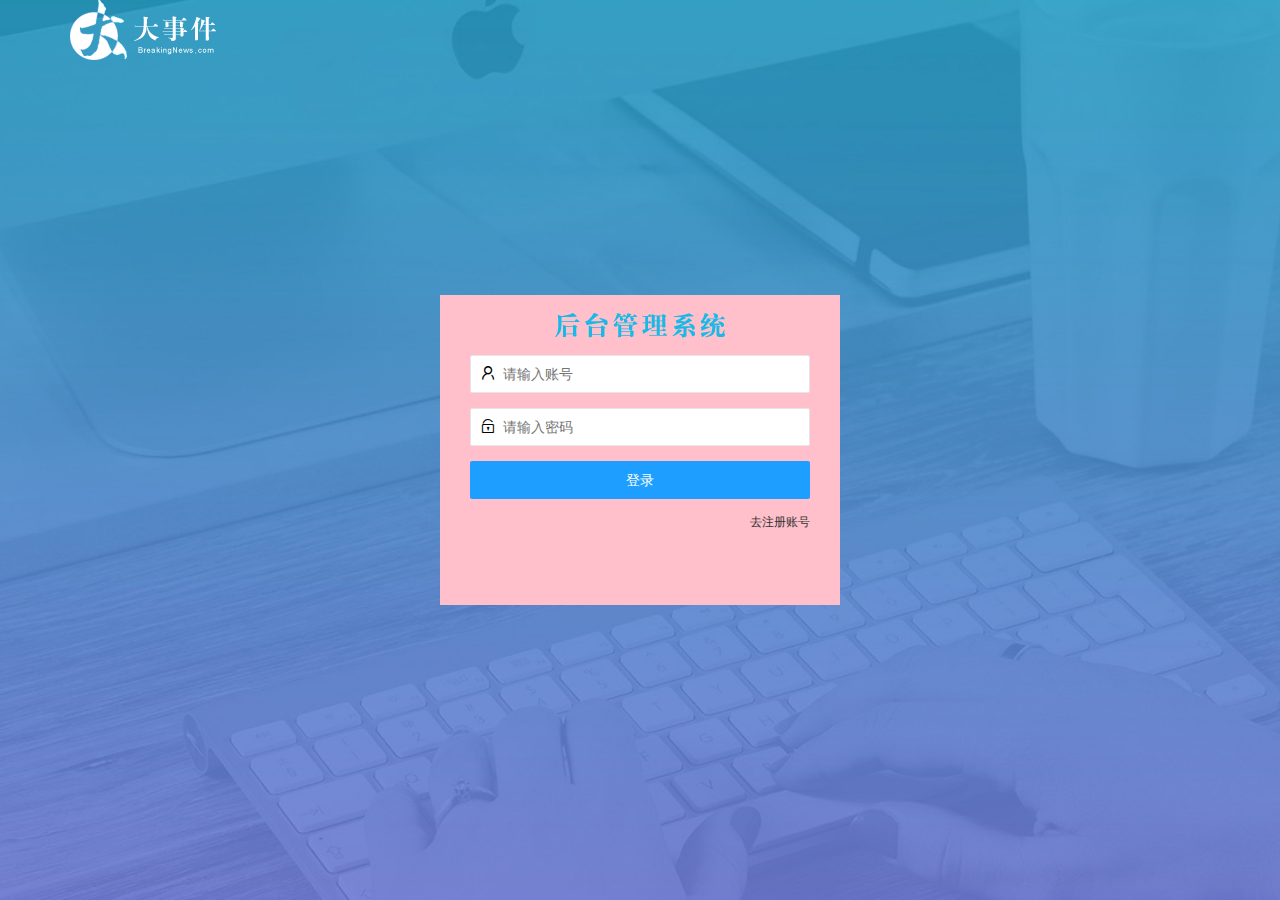
<file: login.html>
<!DOCTYPE html>
<html lang="en">

<head>
    <meta charset="UTF-8">
    <meta http-equiv="X-UA-Compatible" content="IE=edge">
    <meta name="viewport" content="width=device-width, initial-scale=1.0">
    <title>Document</title>
    <link rel="stylesheet" href="./assets/lib/layui/css/layui.css">
    <link rel="stylesheet" href="./assets/css/login.css">

    <body>
        <div class="layui-main">
            <img src="./assets/images/logo.png" alt="">
        </div>

        <!-- 登录注册区域 -->
        <div class="loginAndRegister">
            <div class="title-box"></div>
            <div class="login-box">
                <form class="layui-form" action="" id="form_login">
                    <!-- 用户名 -->
                    <div class="layui-form-item">
                        <i class="layui-icon layui-icon-username"></i>
                        <input type="text" name="username" required lay-verify="required" placeholder="请输入账号" autocomplete="off" class="layui-input">
                    </div>
                    <!-- 密码 -->
                    <div class="layui-form-item">
                        <i class="layui-icon layui-icon-password"></i>
                        <input type="password" name="password" required lay-verify="required|pwd" placeholder="请输入密码" autocomplete="off" class="layui-input">
                    </div>
                    <!-- 登录按钮 -->
                    <div class="layui-form-item">
                        <button class="layui-btn layui-btn-fluid layui-btn-normal" lay-submit lay-filter="formDemo">登录</button>
                    </div>
                    <div class="layui-form-item links">
                        <a href="javascript:;" id="link_reg">去注册账号</a>
                    </div>
                </form>

            </div>
            <div class="reg-box">
                <form class="layui-form" action="" id="form_reg">
                    <!-- 用户名 -->
                    <div class="layui-form-item">
                        <i class="layui-icon layui-icon-username"></i>
                        <input type="text" name="username" required lay-verify="required" placeholder="请输入账号" autocomplete="off" class="layui-input">
                    </div>
                    <!-- 密码 -->
                    <div class="layui-form-item">
                        <i class="layui-icon layui-icon-password"></i>
                        <input type="password" name="password" required lay-verify="required|pwd" placeholder="请输入密码" autocomplete="off" class="layui-input">
                    </div>
                    <!-- 确认密码 -->
                    <div class="layui-form-item">
                        <i class="layui-icon layui-icon-password"></i>
                        <input type="password" required lay-verify="required|pwd|cpwd" placeholder="请再次输入密码确认" autocomplete="off" class="layui-input">
                    </div>
                    <!-- 注册按钮 -->
                    <div class="layui-form-item">
                        <button class="layui-btn layui-btn-fluid layui-btn-normal" lay-submit lay-filter="formDemo">注册</button>
                    </div>
                    <div class="layui-form-item links">
                        <a href="javascript:;" id="link_login">去登陆账号</a>

                    </div>
                </form>

            </div>
        </div>
        <script src="./assets/lib/layui/layui.all.js"></script>
        <!-- 导入jquery -->
        <script src="./assets/lib/jquery.js"></script>
        <script src="./assets/js/baseAPI.js"></script>
        <!-- 导入自己的javascript脚本 -->
        <script src="./assets/js/login.js"></script>
    </body>

</html>
</file>
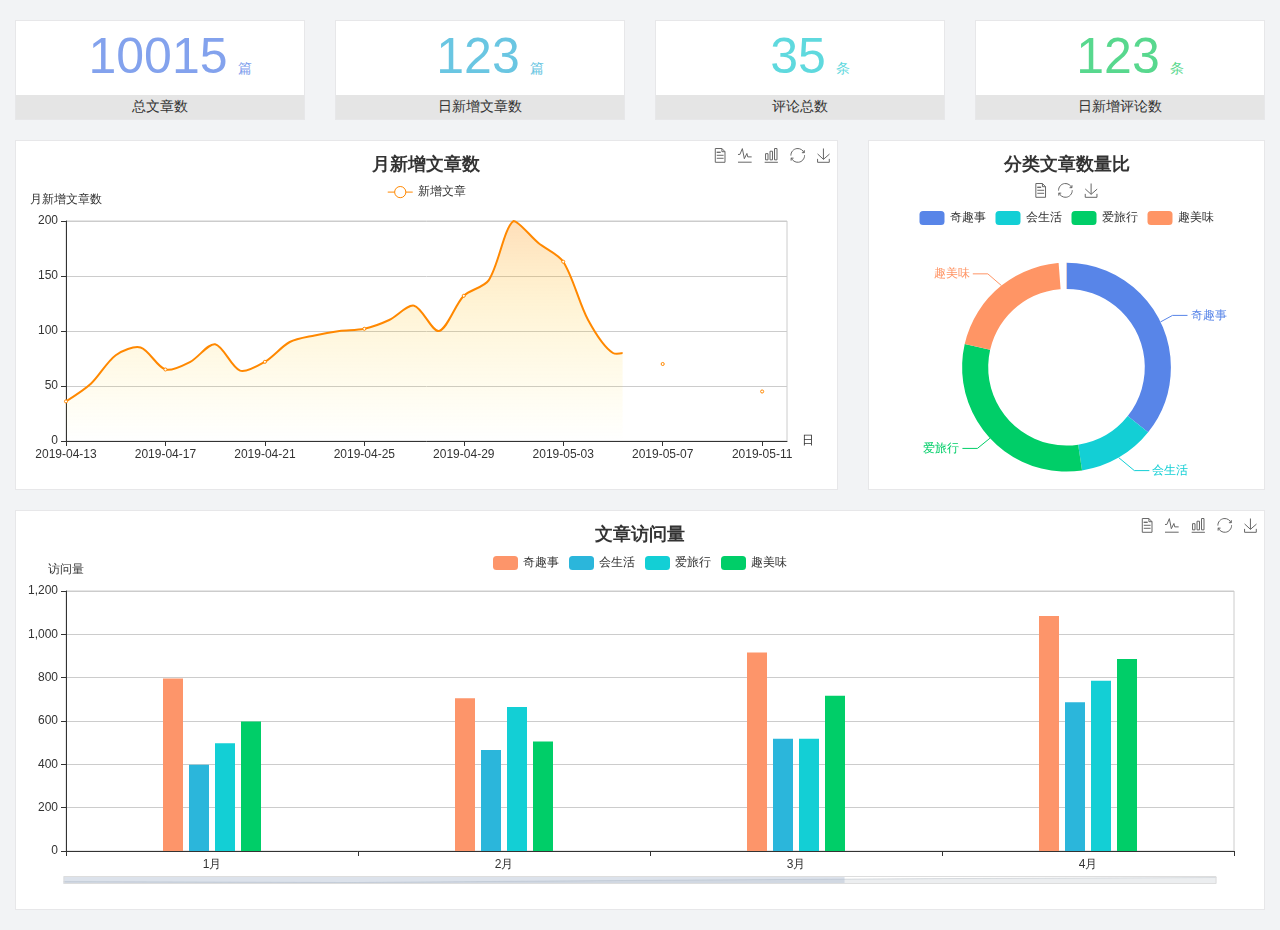
<file: home/dashboard.html>
<!DOCTYPE html>
<html lang="en">

<head>
  <meta charset="UTF-8">
  <meta name="viewport" content="width=device-width, initial-scale=1.0">
  <meta http-equiv="X-UA-Compatible" content="ie=edge">
  <title>图表统计</title>
  <link rel="stylesheet" href="../../assets/lib/bootstrap.css" />
  <link rel="stylesheet" href="../../assets/lib/main.css" />
  <script src="../../assets/lib/jquery.js"></script>
  <script type="text/javascript" src="../../assets/lib/echarts.min.js"></script>
</head>

<body>
  <div class="container-fluid">
    <div class="row spannel_list">
      <div class="col-sm-3 col-xs-6">
        <div class="spannel">
          <em>10015</em><span>篇</span>
          <b>总文章数</b>
        </div>
      </div>
      <div class="col-sm-3 col-xs-6">
        <div class="spannel scolor01">
          <em>123</em><span>篇</span>
          <b>日新增文章数</b>
        </div>
      </div>
      <div class="col-sm-3 col-xs-6">
        <div class="spannel scolor02">
          <em>35</em><span>条</span>
          <b>评论总数</b>
        </div>
      </div>
      <div class="col-sm-3 col-xs-6">
        <div class="spannel scolor03">
          <em>123</em><span>条</span>
          <b>日新增评论数</b>
        </div>
      </div>
    </div>
  </div>

  <div class="container-fluid">
    <div class="row curve-pie">
      <div class="col-lg-8 col-md-8">
        <div class="gragh_pannel" id="curve_show"></div>
      </div>
      <div class="col-lg-4 col-md-4">
        <div class="gragh_pannel" id="pie_show"></div>
      </div>
    </div>
  </div>

  <div class="container-fluid">
    <div class="column_pannel" id="column_show"></div>
  </div>

  <script>
    var oChart = echarts.init(document.getElementById('curve_show'));
    var aList_all = [
      { 'count': 36, 'date': '2019-04-13' },
      { 'count': 52, 'date': '2019-04-14' },
      { 'count': 78, 'date': '2019-04-15' },
      { 'count': 85, 'date': '2019-04-16' },
      { 'count': 65, 'date': '2019-04-17' },
      { 'count': 72, 'date': '2019-04-18' },
      { 'count': 88, 'date': '2019-04-19' },
      { 'count': 64, 'date': '2019-04-20' },
      { 'count': 72, 'date': '2019-04-21' },
      { 'count': 90, 'date': '2019-04-22' },
      { 'count': 96, 'date': '2019-04-23' },
      { 'count': 100, 'date': '2019-04-24' },
      { 'count': 102, 'date': '2019-04-25' },
      { 'count': 110, 'date': '2019-04-26' },
      { 'count': 123, 'date': '2019-04-27' },
      { 'count': 100, 'date': '2019-04-28' },
      { 'count': 132, 'date': '2019-04-29' },
      { 'count': 146, 'date': '2019-04-30' },
      { 'count': 200, 'date': '2019-05-01' },
      { 'count': 180, 'date': '2019-05-02' },
      { 'count': 163, 'date': '2019-05-03' },
      { 'count': 110, 'date': '2019-05-04' },
      { 'count': 80, 'date': '2019-05-05' },
      { 'count': 82, 'date': '2019-05-06' },
      { 'count': 70, 'date': '2019-05-07' },
      { 'count': 65, 'date': '2019-05-08' },
      { 'count': 54, 'date': '2019-05-09' },
      { 'count': 40, 'date': '2019-05-10' },
      { 'count': 45, 'date': '2019-05-11' },
      { 'count': 38, 'date': '2019-05-12' },
    ];

    let aCount = [];
    let aDate = [];

    for (var i = 0; i < aList_all.length; i++) {
      aCount.push(aList_all[i].count);
      aDate.push(aList_all[i].date);
    }

    var chartopt = {
      title: {
        text: '月新增文章数',
        left: 'center',
        top: '10'
      },
      tooltip: {
        trigger: 'axis'
      },
      legend: {
        data: ['新增文章'],
        top: '40'
      },
      toolbox: {
        show: true,
        feature: {
          mark: { show: true },
          dataView: { show: true, readOnly: false },
          magicType: { show: true, type: ['line', 'bar'] },
          restore: { show: true },
          saveAsImage: { show: true }
        }
      },
      calculable: true,
      xAxis: [
        {
          name: '日',
          type: 'category',
          boundaryGap: false,
          data: aDate
        }
      ],
      yAxis: [
        {
          name: '月新增文章数',
          type: 'value'
        }
      ],
      series: [
        {
          name: '新增文章',
          type: 'line',
          smooth: true,
          itemStyle: { normal: { areaStyle: { type: 'default' }, color: '#f80' }, lineStyle: { color: '#f80' } },
          data: aCount
        }],
      areaStyle: {
        normal: {
          color: new echarts.graphic.LinearGradient(0, 0, 0, 1, [{
            offset: 0,
            color: 'rgba(255,136,0,0.39)'
          }, {
            offset: .34,
            color: 'rgba(255,180,0,0.25)'
          }, {
            offset: 1,
            color: 'rgba(255,222,0,0.00)'
          }])

        }
      },
      grid: {
        show: true,
        x: 50,
        x2: 50,
        y: 80,
        height: 220
      }
    };

    oChart.setOption(chartopt);


    var oPie = echarts.init(document.getElementById('pie_show'));
    var oPieopt =
    {
      title: {
        top: 10,
        text: '分类文章数量比',
        x: 'center'
      },
      tooltip: {
        trigger: 'item',
        formatter: "{a} <br/>{b} : {c} ({d}%)"
      },
      color: ['#5885e8', '#13cfd5', '#00ce68', '#ff9565'],
      legend: {
        x: 'center',
        top: 65,
        data: ['奇趣事', '会生活', '爱旅行', '趣美味']
      },
      toolbox: {
        show: true,
        x: 'center',
        top: 35,
        feature: {
          mark: { show: true },
          dataView: { show: true, readOnly: false },
          magicType: {
            show: true,
            type: ['pie', 'funnel'],
            option: {
              funnel: {
                x: '25%',
                width: '50%',
                funnelAlign: 'left',
                max: 1548
              }
            }
          },
          restore: { show: true },
          saveAsImage: { show: true }
        }
      },
      calculable: true,
      series: [
        {
          name: '访问来源',
          type: 'pie',
          radius: ['45%', '60%'],
          center: ['50%', '65%'],
          data: [
            { value: 300, name: '奇趣事' },
            { value: 100, name: '会生活' },
            { value: 260, name: '爱旅行' },
            { value: 180, name: '趣美味' }
          ]
        }
      ]
    };
    oPie.setOption(oPieopt);



    var oColumn = this.echarts.init(document.getElementById('column_show'));
    var oColumnopt =
    {
      title: {
        text: '文章访问量',
        left: 'center',
        top: '10'
      },
      tooltip: {
        trigger: 'axis'
      },
      legend: {
        data: ['奇趣事', '会生活', '爱旅行', '趣美味'],
        top: '40'
      },
      toolbox: {
        show: true,
        feature: {
          mark: { show: true },
          dataView: { show: true, readOnly: false },
          magicType: { show: true, type: ['line', 'bar'] },
          restore: { show: true },
          saveAsImage: { show: true }
        }
      },
      calculable: true,
      xAxis: [
        {
          type: 'category',
          data: ['1月', '2月', '3月', '4月', '5月']
        }
      ],
      yAxis: [
        {
          name: '访问量',
          type: 'value'
        }
      ],
      series: [
        {
          name: '奇趣事',
          type: 'bar',
          barWidth: 20,
          itemStyle: {
            normal: { areaStyle: { type: 'default' }, color: '#fd956a' }
          },
          data: [800, 708, 920, 1090, 1200]
        },
        {
          name: '会生活',
          type: 'bar',
          barWidth: 20,
          itemStyle: {
            normal: { areaStyle: { type: 'default' }, color: '#2bb6db' }
          },
          data: [400, 468, 520, 690, 800]
        },
        {
          name: '爱旅行',
          type: 'bar',
          barWidth: 20,
          itemStyle: {
            normal: { areaStyle: { type: 'default' }, color: '#13cfd5' }
          },
          data: [500, 668, 520, 790, 900]
        },
        {
          name: '趣美味',
          type: 'bar',
          barWidth: 20,
          itemStyle: {
            normal: { areaStyle: { type: 'default' }, color: '#00ce68' }
          },
          data: [600, 508, 720, 890, 1000]
        }
      ],
      grid: {
        show: true,
        x: 50,
        x2: 30,
        y: 80,
        height: 260
      },
      dataZoom: [//给x轴设置滚动条
        {
          start: 0,//默认为0
          end: 100 - 1000 / 31,//默认为100
          type: 'slider',
          show: true,
          xAxisIndex: [0],
          handleSize: 0,//滑动条的 左右2个滑动条的大小
          height: 8,//组件高度
          left: 45, //左边的距离
          right: 50,//右边的距离
          bottom: 26,//右边的距离
          handleColor: '#ddd',//h滑动图标的颜色
          handleStyle: {
            borderColor: "#cacaca",
            borderWidth: "1",
            shadowBlur: 2,
            background: "#ddd",
            shadowColor: "#ddd",
          }
        }]
    };
    oColumn.setOption(oColumnopt);
  </script>
</body>

</html>
</file>
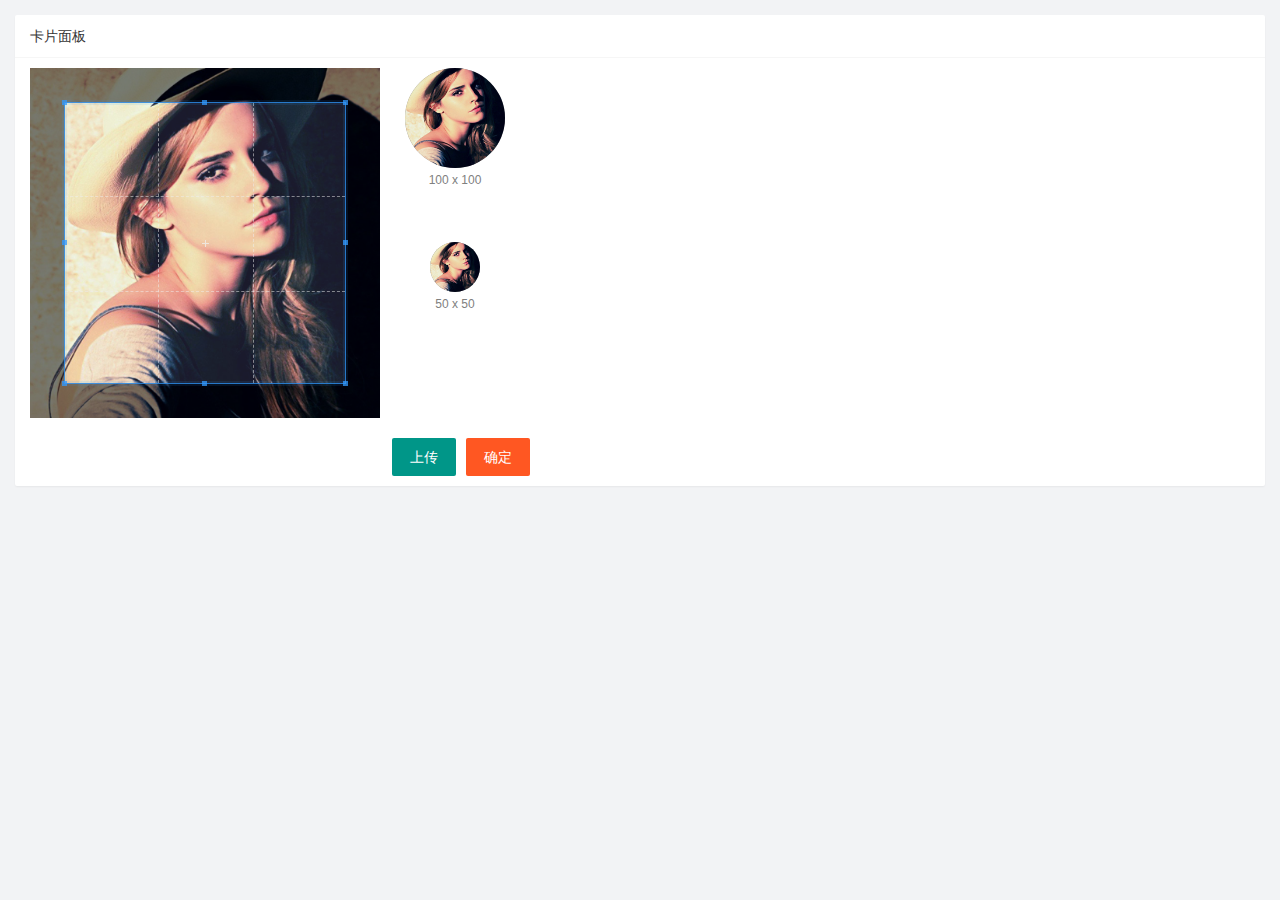
<file: user/user_avatar.html>
<!DOCTYPE html>
<html lang="en">

<head>
    <meta charset="UTF-8">
    <meta http-equiv="X-UA-Compatible" content="IE=edge">
    <meta name="viewport" content="width=device-width, initial-scale=1.0">
    <title>Document</title>
    <link rel="stylesheet" href="../assets/lib/layui/css/layui.css">
    <link rel="stylesheet" href="../assets/lib/cropper/cropper.css" />
    <link rel="stylesheet" href="../assets/css/user/user_avatar.css">
</head>

<body>
    <div class="layui-card">
        <div class="layui-card-header">卡片面板</div>
        <div class="layui-card-body">
            <!-- 第一行的图片裁剪和预览区域 -->
            <div class="row1">
                <!-- 图片裁剪区域 -->
                <div class="cropper-box">
                    <!-- 这个 img 标签很重要，将来会把它初始化为裁剪区域 -->
                    <img id="image" src="/assets/images/sample.jpg" />
                </div>
                <!-- 图片的预览区域 -->
                <div class="preview-box">
                    <div>
                        <!-- 宽高为 100px 的预览区域 -->
                        <div class="img-preview w100"></div>
                        <p class="size">100 x 100</p>
                    </div>
                    <div>
                        <!-- 宽高为 50px 的预览区域 -->
                        <div class="img-preview w50"></div>
                        <p class="size">50 x 50</p>
                    </div>
                </div>
            </div>

            <!-- 第二行的按钮区域 -->
            <div class="row2">
                <input type="file" id="file" style="display:none;" accept="image/png,image/jpeg">
                <button type="button" class="layui-btn" id="btnChooseImage">上传</button>
                <button type="button" class="layui-btn layui-btn-danger" id="btnUpload">确定</button>
            </div>
        </div>
    </div>



    <script src="../assets/lib/layui/layui.all.js"></script>
    <script src="../assets/lib/jquery.js"></script>
    <script src="../assets/lib/cropper/Cropper.js"></script>
    <script src="../assets/lib/cropper/jquery-cropper.js"></script>
    <script src="../assets/js/baseAPI.js"></script>
    <script src="../assets/js/user/user_avatar.js"></script>
</body>

</html>
</file>
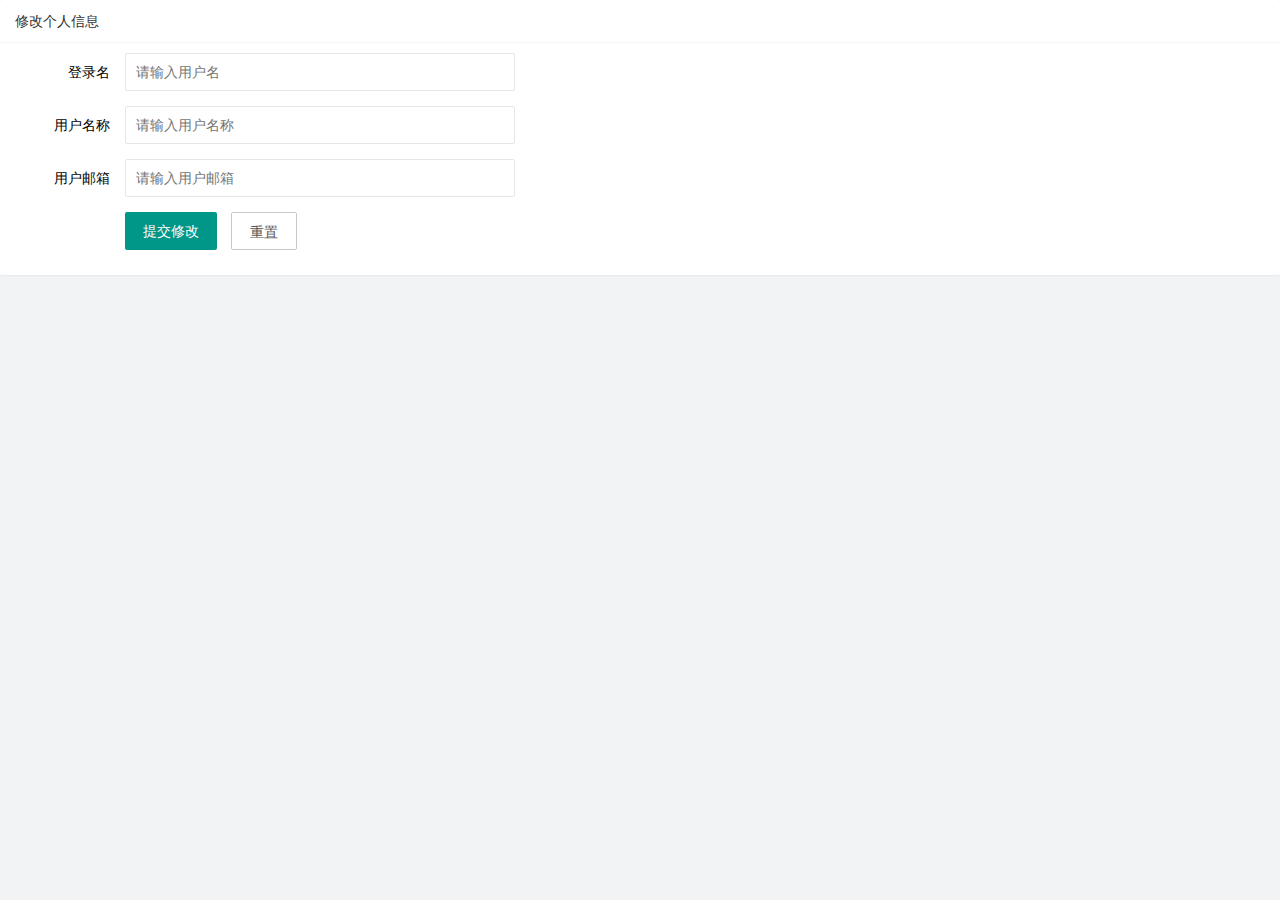
<file: user/user_info.html>
<!DOCTYPE html>
<html lang="en">

<head>
    <meta charset="UTF-8">
    <meta http-equiv="X-UA-Compatible" content="IE=edge">
    <meta name="viewport" content="width=device-width, initial-scale=1.0">
    <title>Document</title>
    <link rel="stylesheet" href="../assets/css/user/user_info.css">
    <link rel="stylesheet" href="../assets/lib/layui/css/layui.css">
</head>

<body>
    <!-- 卡片区 -->
    <div class="layui-card">
        <div class="layui-card-header">修改个人信息</div>
        <div class="layui-card-body">
            <!-- form表单区域 -->
            <form class="layui-form" action="" lay-filter="formUserInfo">
                <input type="hidden" name="id">
                <div class="layui-form-item">
                    <label class="layui-form-label">登录名</label>
                    <div class="layui-input-block">
                        <input type="text" name="username" required lay-verify="required" placeholder="请输入用户名" autocomplete="off" class="layui-input" readonly>
                    </div>
                </div>
                <div class="layui-form-item">
                    <label class="layui-form-label">用户名称</label>
                    <div class="layui-input-block">
                        <input type="text" name="nickname" required lay-verify="required|nickname" placeholder="请输入用户名称" autocomplete="off" class="layui-input">
                    </div>
                </div>
                <div class="layui-form-item">
                    <label class="layui-form-label">用户邮箱</label>
                    <div class="layui-input-block">
                        <input type="text" name="email" required lay-verify="required|email" placeholder="请输入用户邮箱" autocomplete="off" class="layui-input">
                    </div>
                </div>
                <div class="layui-form-item">
                    <div class="layui-input-block">
                        <button class="layui-btn" lay-submit lay-filter="formDemo">提交修改</button>
                        <button type="reset" class="layui-btn layui-btn-primary" id="btnReset">重置</button>
                    </div>
                </div>
            </form>
        </div>
    </div>


    <!-- 导入layui的js -->
    <script src="../assets/lib/layui/layui.all.js"></script>
    <script src="../assets/lib/jquery.js"></script>
    <script src="../assets/js/baseAPI.js"></script>
    <script src="../assets/js/user/user_info.js"></script>
</body>

</html>
</file>
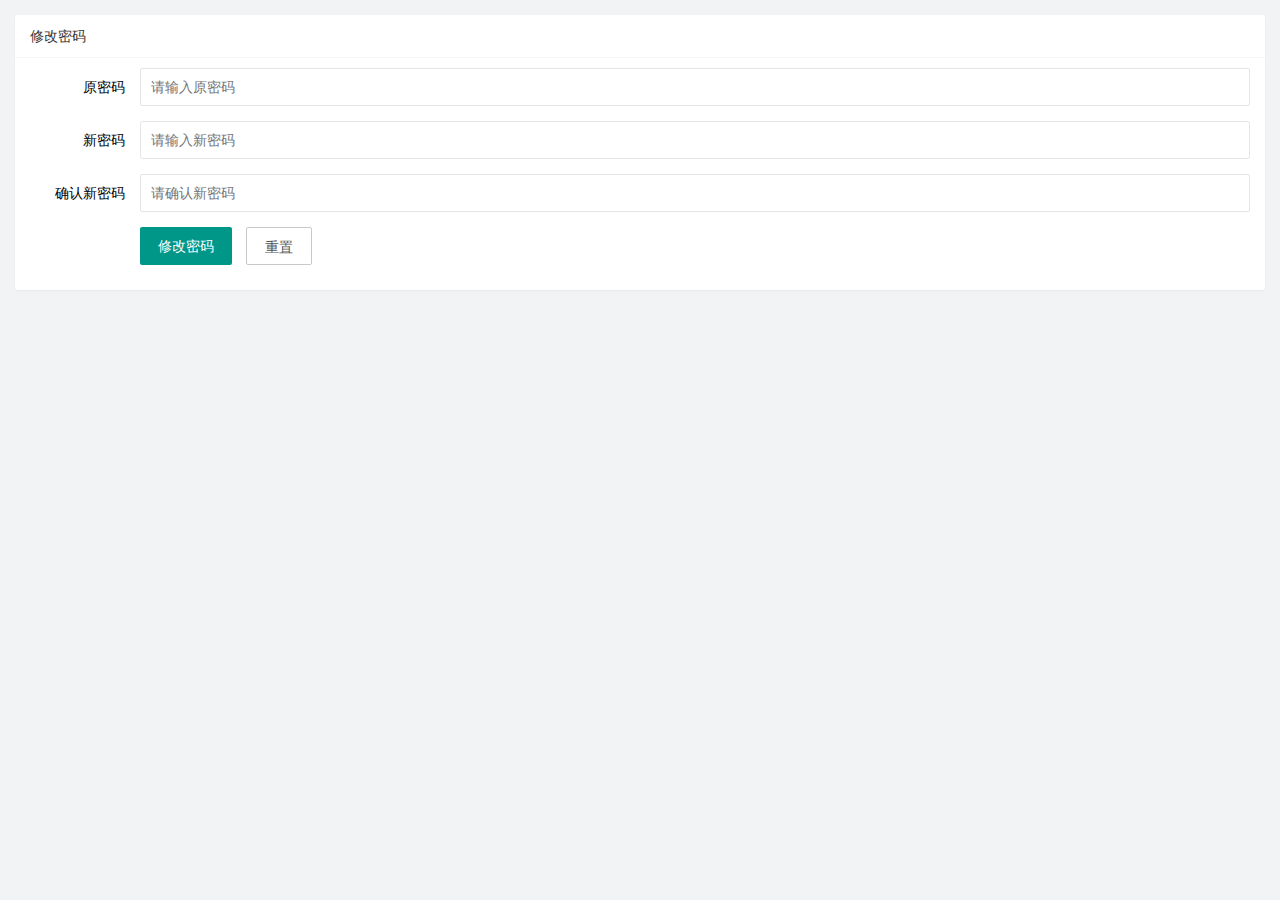
<file: user/user_pwd.html>
<!DOCTYPE html>
<html lang="en">

<head>
    <meta charset="UTF-8">
    <meta http-equiv="X-UA-Compatible" content="IE=edge">
    <meta name="viewport" content="width=device-width, initial-scale=1.0">
    <title>Document</title>
    <link rel="stylesheet" href="../assets/lib/layui/css/layui.css">
    <link rel="stylesheet" href="../assets/css/user/user_pwd.css">
</head>

<body>
    <div class="layui-card">
        <div class="layui-card-header">修改密码</div>
        <div class="layui-card-body">
            <form class="layui-form">
                <div class="layui-form-item">
                    <label class="layui-form-label">原密码</label>
                    <div class="layui-input-block">
                        <input type="password" name="oldPwd" required lay-verify="required|pwd" placeholder="请输入原密码" autocomplete="off" class="layui-input">
                    </div>
                </div>
                <div class="layui-form-item">
                    <label class="layui-form-label">新密码</label>
                    <div class="layui-input-block">
                        <input type="password" name="newPwd" required lay-verify="required|pwd|samePwd" placeholder="请输入新密码" autocomplete="off" class="layui-input">
                    </div>
                </div>
                <div class="layui-form-item">
                    <label class="layui-form-label">确认新密码</label>
                    <div class="layui-input-block">
                        <input type="password" name="rePwd" required lay-verify="required|pwd|differPwd" placeholder="请确认新密码" autocomplete="off" class="layui-input">
                    </div>
                </div>
                <div class="layui-form-item">
                    <div class="layui-input-block">
                        <button class="layui-btn" lay-submit lay-filter="formDemo">修改密码</button>
                        <button type="reset" class="layui-btn layui-btn-primary">重置</button>
                    </div>
                </div>
            </form>
        </div>
    </div>

    <script src="../assets/lib/layui/layui.all.js"></script>
    <script src="../assets/lib/jquery.js"></script>
    <script src="../assets/js/baseAPI.js"></script>
    <script src="../assets/js/user/user_pwd.js"></script>
</body>

</html>
</file>
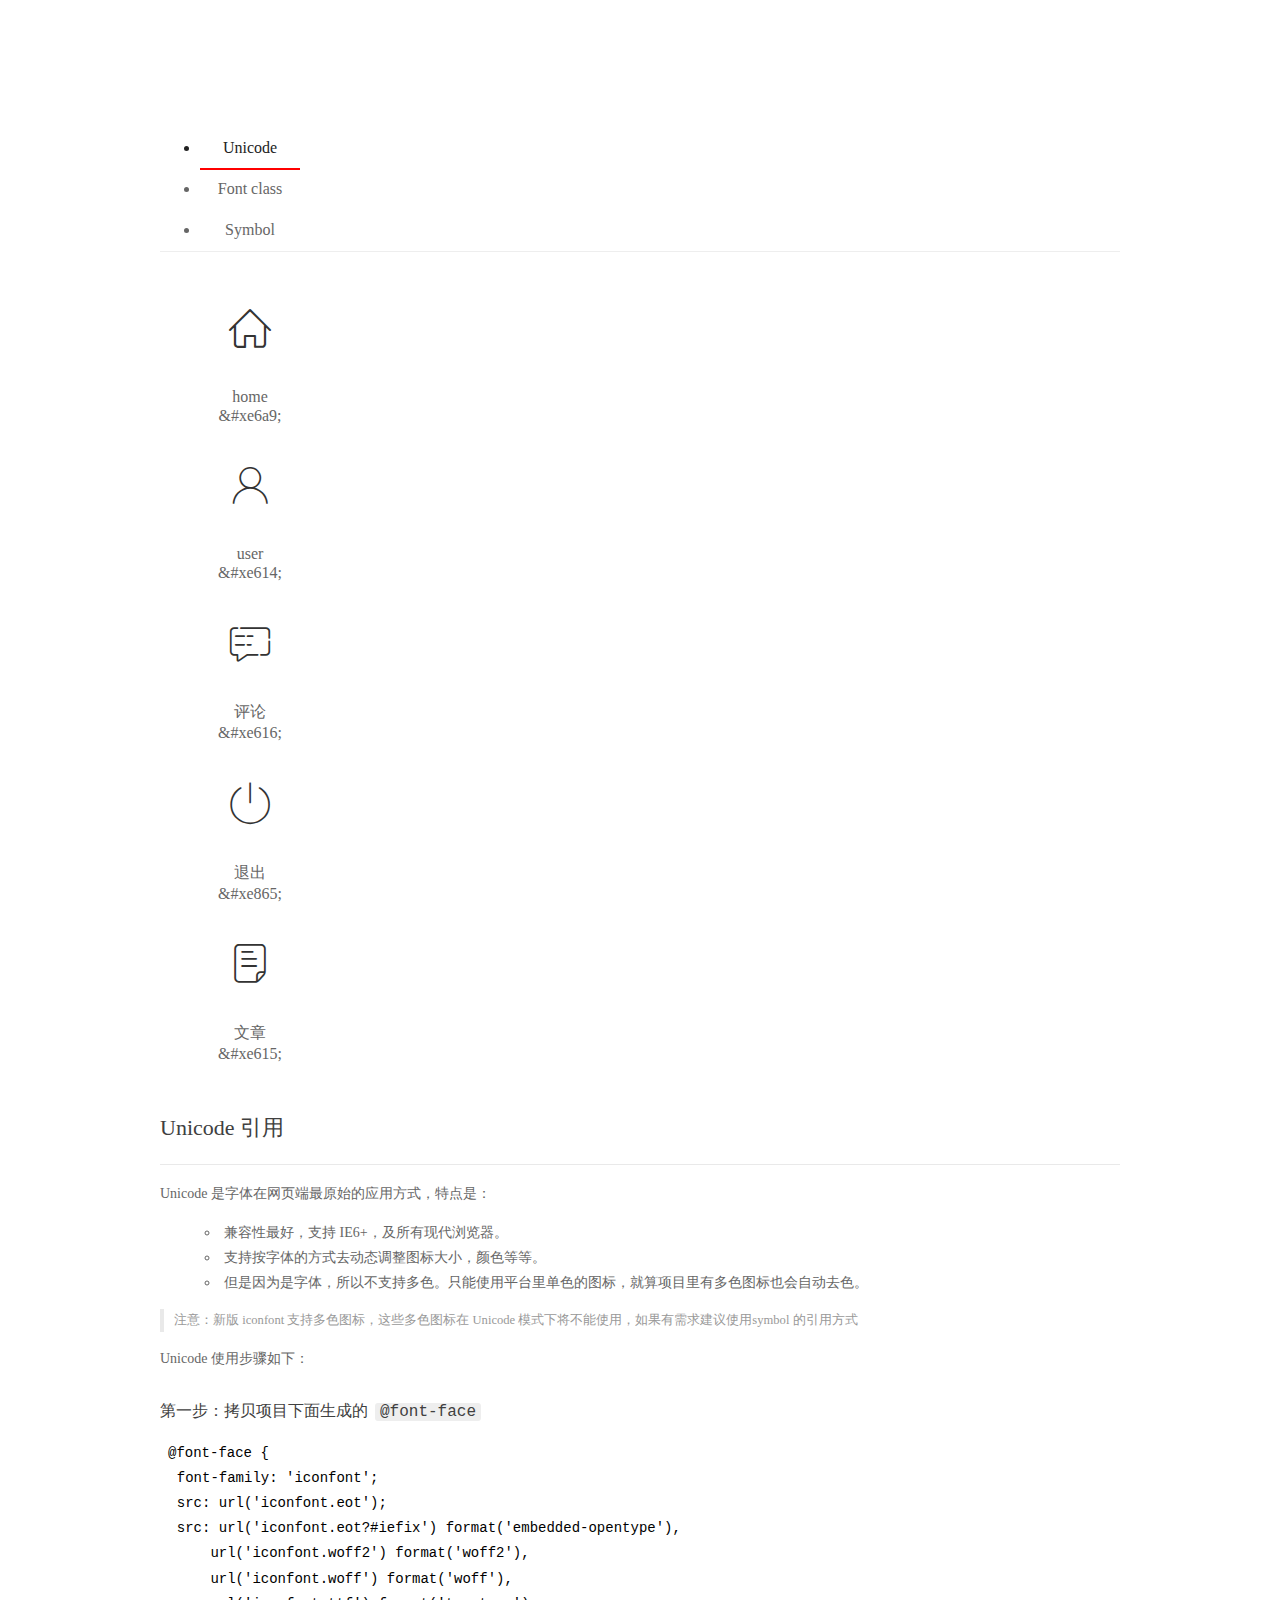
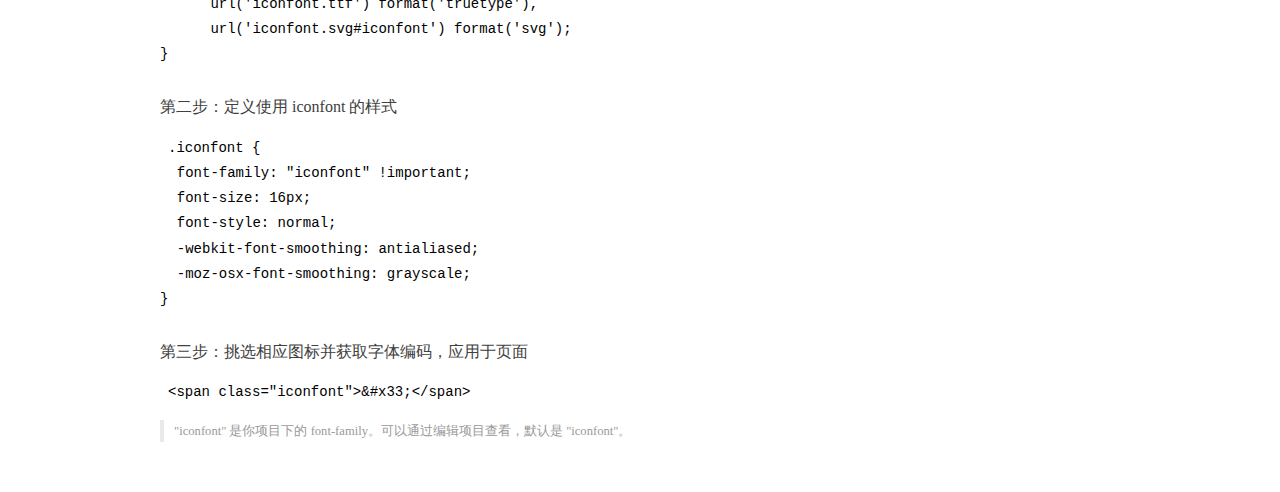
<file: assets/fonts/demo_index.html>
<!DOCTYPE html>
<html>
<head>
  <meta charset="utf-8"/>
  <title>IconFont Demo</title>
  <link rel="shortcut icon" href="https://gtms04.alicdn.com/tps/i4/TB1_oz6GVXXXXaFXpXXJDFnIXXX-64-64.ico" type="image/x-icon"/>
  <link rel="stylesheet" href="https://g.alicdn.com/thx/cube/1.3.2/cube.min.css">
  <link rel="stylesheet" href="demo.css">
  <link rel="stylesheet" href="iconfont.css">
  <script src="iconfont.js"></script>
  <!-- jQuery -->
  <script src="https://a1.alicdn.com/oss/uploads/2018/12/26/7bfddb60-08e8-11e9-9b04-53e73bb6408b.js"></script>
  <!-- 代码高亮 -->
  <script src="https://a1.alicdn.com/oss/uploads/2018/12/26/a3f714d0-08e6-11e9-8a15-ebf944d7534c.js"></script>
</head>
<body>
  <div class="main">
    <h1 class="logo"><a href="https://www.iconfont.cn/" title="iconfont 首页" target="_blank">&#xe86b;</a></h1>
    <div class="nav-tabs">
      <ul id="tabs" class="dib-box">
        <li class="dib active"><span>Unicode</span></li>
        <li class="dib"><span>Font class</span></li>
        <li class="dib"><span>Symbol</span></li>
      </ul>
      
    </div>
    <div class="tab-container">
      <div class="content unicode" style="display: block;">
          <ul class="icon_lists dib-box">
          
            <li class="dib">
              <span class="icon iconfont">&#xe6a9;</span>
                <div class="name">home</div>
                <div class="code-name">&amp;#xe6a9;</div>
              </li>
          
            <li class="dib">
              <span class="icon iconfont">&#xe614;</span>
                <div class="name">user</div>
                <div class="code-name">&amp;#xe614;</div>
              </li>
          
            <li class="dib">
              <span class="icon iconfont">&#xe616;</span>
                <div class="name">评论</div>
                <div class="code-name">&amp;#xe616;</div>
              </li>
          
            <li class="dib">
              <span class="icon iconfont">&#xe865;</span>
                <div class="name">退出</div>
                <div class="code-name">&amp;#xe865;</div>
              </li>
          
            <li class="dib">
              <span class="icon iconfont">&#xe615;</span>
                <div class="name">文章</div>
                <div class="code-name">&amp;#xe615;</div>
              </li>
          
          </ul>
          <div class="article markdown">
          <h2 id="unicode-">Unicode 引用</h2>
          <hr>

          <p>Unicode 是字体在网页端最原始的应用方式，特点是：</p>
          <ul>
            <li>兼容性最好，支持 IE6+，及所有现代浏览器。</li>
            <li>支持按字体的方式去动态调整图标大小，颜色等等。</li>
            <li>但是因为是字体，所以不支持多色。只能使用平台里单色的图标，就算项目里有多色图标也会自动去色。</li>
          </ul>
          <blockquote>
            <p>注意：新版 iconfont 支持多色图标，这些多色图标在 Unicode 模式下将不能使用，如果有需求建议使用symbol 的引用方式</p>
          </blockquote>
          <p>Unicode 使用步骤如下：</p>
          <h3 id="-font-face">第一步：拷贝项目下面生成的 <code>@font-face</code></h3>
<pre><code class="language-css"
>@font-face {
  font-family: 'iconfont';
  src: url('iconfont.eot');
  src: url('iconfont.eot?#iefix') format('embedded-opentype'),
      url('iconfont.woff2') format('woff2'),
      url('iconfont.woff') format('woff'),
      url('iconfont.ttf') format('truetype'),
      url('iconfont.svg#iconfont') format('svg');
}
</code></pre>
          <h3 id="-iconfont-">第二步：定义使用 iconfont 的样式</h3>
<pre><code class="language-css"
>.iconfont {
  font-family: "iconfont" !important;
  font-size: 16px;
  font-style: normal;
  -webkit-font-smoothing: antialiased;
  -moz-osx-font-smoothing: grayscale;
}
</code></pre>
          <h3 id="-">第三步：挑选相应图标并获取字体编码，应用于页面</h3>
<pre>
<code class="language-html"
>&lt;span class="iconfont"&gt;&amp;#x33;&lt;/span&gt;
</code></pre>
          <blockquote>
            <p>"iconfont" 是你项目下的 font-family。可以通过编辑项目查看，默认是 "iconfont"。</p>
          </blockquote>
          </div>
      </div>
      <div class="content font-class">
        <ul class="icon_lists dib-box">
          
          <li class="dib">
            <span class="icon iconfont icon-home"></span>
            <div class="name">
              home
            </div>
            <div class="code-name">.icon-home
            </div>
          </li>
          
          <li class="dib">
            <span class="icon iconfont icon-user"></span>
            <div class="name">
              user
            </div>
            <div class="code-name">.icon-user
            </div>
          </li>
          
          <li class="dib">
            <span class="icon iconfont icon-pinglun"></span>
            <div class="name">
              评论
            </div>
            <div class="code-name">.icon-pinglun
            </div>
          </li>
          
          <li class="dib">
            <span class="icon iconfont icon-tuichu"></span>
            <div class="name">
              退出
            </div>
            <div class="code-name">.icon-tuichu
            </div>
          </li>
          
          <li class="dib">
            <span class="icon iconfont icon-16"></span>
            <div class="name">
              文章
            </div>
            <div class="code-name">.icon-16
            </div>
          </li>
          
        </ul>
        <div class="article markdown">
        <h2 id="font-class-">font-class 引用</h2>
        <hr>

        <p>font-class 是 Unicode 使用方式的一种变种，主要是解决 Unicode 书写不直观，语意不明确的问题。</p>
        <p>与 Unicode 使用方式相比，具有如下特点：</p>
        <ul>
          <li>兼容性良好，支持 IE8+，及所有现代浏览器。</li>
          <li>相比于 Unicode 语意明确，书写更直观。可以很容易分辨这个 icon 是什么。</li>
          <li>因为使用 class 来定义图标，所以当要替换图标时，只需要修改 class 里面的 Unicode 引用。</li>
          <li>不过因为本质上还是使用的字体，所以多色图标还是不支持的。</li>
        </ul>
        <p>使用步骤如下：</p>
        <h3 id="-fontclass-">第一步：引入项目下面生成的 fontclass 代码：</h3>
<pre><code class="language-html">&lt;link rel="stylesheet" href="./iconfont.css"&gt;
</code></pre>
        <h3 id="-">第二步：挑选相应图标并获取类名，应用于页面：</h3>
<pre><code class="language-html">&lt;span class="iconfont icon-xxx"&gt;&lt;/span&gt;
</code></pre>
        <blockquote>
          <p>"
            iconfont" 是你项目下的 font-family。可以通过编辑项目查看，默认是 "iconfont"。</p>
        </blockquote>
      </div>
      </div>
      <div class="content symbol">
          <ul class="icon_lists dib-box">
          
            <li class="dib">
                <svg class="icon svg-icon" aria-hidden="true">
                  <use xlink:href="#icon-home"></use>
                </svg>
                <div class="name">home</div>
                <div class="code-name">#icon-home</div>
            </li>
          
            <li class="dib">
                <svg class="icon svg-icon" aria-hidden="true">
                  <use xlink:href="#icon-user"></use>
                </svg>
                <div class="name">user</div>
                <div class="code-name">#icon-user</div>
            </li>
          
            <li class="dib">
                <svg class="icon svg-icon" aria-hidden="true">
                  <use xlink:href="#icon-pinglun"></use>
                </svg>
                <div class="name">评论</div>
                <div class="code-name">#icon-pinglun</div>
            </li>
          
            <li class="dib">
                <svg class="icon svg-icon" aria-hidden="true">
                  <use xlink:href="#icon-tuichu"></use>
                </svg>
                <div class="name">退出</div>
                <div class="code-name">#icon-tuichu</div>
            </li>
          
            <li class="dib">
                <svg class="icon svg-icon" aria-hidden="true">
                  <use xlink:href="#icon-16"></use>
                </svg>
                <div class="name">文章</div>
                <div class="code-name">#icon-16</div>
            </li>
          
          </ul>
          <div class="article markdown">
          <h2 id="symbol-">Symbol 引用</h2>
          <hr>

          <p>这是一种全新的使用方式，应该说这才是未来的主流，也是平台目前推荐的用法。相关介绍可以参考这篇<a href="">文章</a>
            这种用法其实是做了一个 SVG 的集合，与另外两种相比具有如下特点：</p>
          <ul>
            <li>支持多色图标了，不再受单色限制。</li>
            <li>通过一些技巧，支持像字体那样，通过 <code>font-size</code>, <code>color</code> 来调整样式。</li>
            <li>兼容性较差，支持 IE9+，及现代浏览器。</li>
            <li>浏览器渲染 SVG 的性能一般，还不如 png。</li>
          </ul>
          <p>使用步骤如下：</p>
          <h3 id="-symbol-">第一步：引入项目下面生成的 symbol 代码：</h3>
<pre><code class="language-html">&lt;script src="./iconfont.js"&gt;&lt;/script&gt;
</code></pre>
          <h3 id="-css-">第二步：加入通用 CSS 代码（引入一次就行）：</h3>
<pre><code class="language-html">&lt;style&gt;
.icon {
  width: 1em;
  height: 1em;
  vertical-align: -0.15em;
  fill: currentColor;
  overflow: hidden;
}
&lt;/style&gt;
</code></pre>
          <h3 id="-">第三步：挑选相应图标并获取类名，应用于页面：</h3>
<pre><code class="language-html">&lt;svg class="icon" aria-hidden="true"&gt;
  &lt;use xlink:href="#icon-xxx"&gt;&lt;/use&gt;
&lt;/svg&gt;
</code></pre>
          </div>
      </div>

    </div>
  </div>
  <script>
  $(document).ready(function () {
      $('.tab-container .content:first').show()

      $('#tabs li').click(function (e) {
        var tabContent = $('.tab-container .content')
        var index = $(this).index()

        if ($(this).hasClass('active')) {
          return
        } else {
          $('#tabs li').removeClass('active')
          $(this).addClass('active')

          tabContent.hide().eq(index).fadeIn()
        }
      })
    })
  </script>
</body>
</html>
</file>
<file: assets/lib/layui/css/layui.css>
/** layui-v2.5.5 MIT License By https://www.layui.com */
 .layui-inline,img{display:inline-block;vertical-align:middle}h1,h2,h3,h4,h5,h6{font-weight:400}.layui-edge,.layui-header,.layui-inline,.layui-main{position:relative}.layui-body,.layui-edge,.layui-elip{overflow:hidden}.layui-btn,.layui-edge,.layui-inline,img{vertical-align:middle}.layui-btn,.layui-disabled,.layui-icon,.layui-unselect{-moz-user-select:none;-webkit-user-select:none;-ms-user-select:none}.layui-elip,.layui-form-checkbox span,.layui-form-pane .layui-form-label{text-overflow:ellipsis;white-space:nowrap}.layui-breadcrumb,.layui-tree-btnGroup{visibility:hidden}blockquote,body,button,dd,div,dl,dt,form,h1,h2,h3,h4,h5,h6,input,li,ol,p,pre,td,textarea,th,ul{margin:0;padding:0;-webkit-tap-highlight-color:rgba(0,0,0,0)}a:active,a:hover{outline:0}img{border:none}li{list-style:none}table{border-collapse:collapse;border-spacing:0}h4,h5,h6{font-size:100%}button,input,optgroup,option,select,textarea{font-family:inherit;font-size:inherit;font-style:inherit;font-weight:inherit;outline:0}pre{white-space:pre-wrap;white-space:-moz-pre-wrap;white-space:-pre-wrap;white-space:-o-pre-wrap;word-wrap:break-word}body{line-height:24px;font:14px Helvetica Neue,Helvetica,PingFang SC,Tahoma,Arial,sans-serif}hr{height:1px;margin:10px 0;border:0;clear:both}a{color:#333;text-decoration:none}a:hover{color:#777}a cite{font-style:normal;*cursor:pointer}.layui-border-box,.layui-border-box *{box-sizing:border-box}.layui-box,.layui-box *{box-sizing:content-box}.layui-clear{clear:both;*zoom:1}.layui-clear:after{content:'\20';clear:both;*zoom:1;display:block;height:0}.layui-inline{*display:inline;*zoom:1}.layui-edge{display:inline-block;width:0;height:0;border-width:6px;border-style:dashed;border-color:transparent}.layui-edge-top{top:-4px;border-bottom-color:#999;border-bottom-style:solid}.layui-edge-right{border-left-color:#999;border-left-style:solid}.layui-edge-bottom{top:2px;border-top-color:#999;border-top-style:solid}.layui-edge-left{border-right-color:#999;border-right-style:solid}.layui-disabled,.layui-disabled:hover{color:#d2d2d2!important;cursor:not-allowed!important}.layui-circle{border-radius:100%}.layui-show{display:block!important}.layui-hide{display:none!important}@font-face{font-family:layui-icon;src:url(../font/iconfont.eot?v=250);src:url(../font/iconfont.eot?v=250#iefix) format('embedded-opentype'),url(../font/iconfont.woff2?v=250) format('woff2'),url(../font/iconfont.woff?v=250) format('woff'),url(../font/iconfont.ttf?v=250) format('truetype'),url(../font/iconfont.svg?v=250#layui-icon) format('svg')}.layui-icon{font-family:layui-icon!important;font-size:16px;font-style:normal;-webkit-font-smoothing:antialiased;-moz-osx-font-smoothing:grayscale}.layui-icon-reply-fill:before{content:"\e611"}.layui-icon-set-fill:before{content:"\e614"}.layui-icon-menu-fill:before{content:"\e60f"}.layui-icon-search:before{content:"\e615"}.layui-icon-share:before{content:"\e641"}.layui-icon-set-sm:before{content:"\e620"}.layui-icon-engine:before{content:"\e628"}.layui-icon-close:before{content:"\1006"}.layui-icon-close-fill:before{content:"\1007"}.layui-icon-chart-screen:before{content:"\e629"}.layui-icon-star:before{content:"\e600"}.layui-icon-circle-dot:before{content:"\e617"}.layui-icon-chat:before{content:"\e606"}.layui-icon-release:before{content:"\e609"}.layui-icon-list:before{content:"\e60a"}.layui-icon-chart:before{content:"\e62c"}.layui-icon-ok-circle:before{content:"\1005"}.layui-icon-layim-theme:before{content:"\e61b"}.layui-icon-table:before{content:"\e62d"}.layui-icon-right:before{content:"\e602"}.layui-icon-left:before{content:"\e603"}.layui-icon-cart-simple:before{content:"\e698"}.layui-icon-face-cry:before{content:"\e69c"}.layui-icon-face-smile:before{content:"\e6af"}.layui-icon-survey:before{content:"\e6b2"}.layui-icon-tree:before{content:"\e62e"}.layui-icon-upload-circle:before{content:"\e62f"}.layui-icon-add-circle:before{content:"\e61f"}.layui-icon-download-circle:before{content:"\e601"}.layui-icon-templeate-1:before{content:"\e630"}.layui-icon-util:before{content:"\e631"}.layui-icon-face-surprised:before{content:"\e664"}.layui-icon-edit:before{content:"\e642"}.layui-icon-speaker:before{content:"\e645"}.layui-icon-down:before{content:"\e61a"}.layui-icon-file:before{content:"\e621"}.layui-icon-layouts:before{content:"\e632"}.layui-icon-rate-half:before{content:"\e6c9"}.layui-icon-add-circle-fine:before{content:"\e608"}.layui-icon-prev-circle:before{content:"\e633"}.layui-icon-read:before{content:"\e705"}.layui-icon-404:before{content:"\e61c"}.layui-icon-carousel:before{content:"\e634"}.layui-icon-help:before{content:"\e607"}.layui-icon-code-circle:before{content:"\e635"}.layui-icon-water:before{content:"\e636"}.layui-icon-username:before{content:"\e66f"}.layui-icon-find-fill:before{content:"\e670"}.layui-icon-about:before{content:"\e60b"}.layui-icon-location:before{content:"\e715"}.layui-icon-up:before{content:"\e619"}.layui-icon-pause:before{content:"\e651"}.layui-icon-date:before{content:"\e637"}.layui-icon-layim-uploadfile:before{content:"\e61d"}.layui-icon-delete:before{content:"\e640"}.layui-icon-play:before{content:"\e652"}.layui-icon-top:before{content:"\e604"}.layui-icon-friends:before{content:"\e612"}.layui-icon-refresh-3:before{content:"\e9aa"}.layui-icon-ok:before{content:"\e605"}.layui-icon-layer:before{content:"\e638"}.layui-icon-face-smile-fine:before{content:"\e60c"}.layui-icon-dollar:before{content:"\e659"}.layui-icon-group:before{content:"\e613"}.layui-icon-layim-download:before{content:"\e61e"}.layui-icon-picture-fine:before{content:"\e60d"}.layui-icon-link:before{content:"\e64c"}.layui-icon-diamond:before{content:"\e735"}.layui-icon-log:before{content:"\e60e"}.layui-icon-rate-solid:before{content:"\e67a"}.layui-icon-fonts-del:before{content:"\e64f"}.layui-icon-unlink:before{content:"\e64d"}.layui-icon-fonts-clear:before{content:"\e639"}.layui-icon-triangle-r:before{content:"\e623"}.layui-icon-circle:before{content:"\e63f"}.layui-icon-radio:before{content:"\e643"}.layui-icon-align-center:before{content:"\e647"}.layui-icon-align-right:before{content:"\e648"}.layui-icon-align-left:before{content:"\e649"}.layui-icon-loading-1:before{content:"\e63e"}.layui-icon-return:before{content:"\e65c"}.layui-icon-fonts-strong:before{content:"\e62b"}.layui-icon-upload:before{content:"\e67c"}.layui-icon-dialogue:before{content:"\e63a"}.layui-icon-video:before{content:"\e6ed"}.layui-icon-headset:before{content:"\e6fc"}.layui-icon-cellphone-fine:before{content:"\e63b"}.layui-icon-add-1:before{content:"\e654"}.layui-icon-face-smile-b:before{content:"\e650"}.layui-icon-fonts-html:before{content:"\e64b"}.layui-icon-form:before{content:"\e63c"}.layui-icon-cart:before{content:"\e657"}.layui-icon-camera-fill:before{content:"\e65d"}.layui-icon-tabs:before{content:"\e62a"}.layui-icon-fonts-code:before{content:"\e64e"}.layui-icon-fire:before{content:"\e756"}.layui-icon-set:before{content:"\e716"}.layui-icon-fonts-u:before{content:"\e646"}.layui-icon-triangle-d:before{content:"\e625"}.layui-icon-tips:before{content:"\e702"}.layui-icon-picture:before{content:"\e64a"}.layui-icon-more-vertical:before{content:"\e671"}.layui-icon-flag:before{content:"\e66c"}.layui-icon-loading:before{content:"\e63d"}.layui-icon-fonts-i:before{content:"\e644"}.layui-icon-refresh-1:before{content:"\e666"}.layui-icon-rmb:before{content:"\e65e"}.layui-icon-home:before{content:"\e68e"}.layui-icon-user:before{content:"\e770"}.layui-icon-notice:before{content:"\e667"}.layui-icon-login-weibo:before{content:"\e675"}.layui-icon-voice:before{content:"\e688"}.layui-icon-upload-drag:before{content:"\e681"}.layui-icon-login-qq:before{content:"\e676"}.layui-icon-snowflake:before{content:"\e6b1"}.layui-icon-file-b:before{content:"\e655"}.layui-icon-template:before{content:"\e663"}.layui-icon-auz:before{content:"\e672"}.layui-icon-console:before{content:"\e665"}.layui-icon-app:before{content:"\e653"}.layui-icon-prev:before{content:"\e65a"}.layui-icon-website:before{content:"\e7ae"}.layui-icon-next:before{content:"\e65b"}.layui-icon-component:before{content:"\e857"}.layui-icon-more:before{content:"\e65f"}.layui-icon-login-wechat:before{content:"\e677"}.layui-icon-shrink-right:before{content:"\e668"}.layui-icon-spread-left:before{content:"\e66b"}.layui-icon-camera:before{content:"\e660"}.layui-icon-note:before{content:"\e66e"}.layui-icon-refresh:before{content:"\e669"}.layui-icon-female:before{content:"\e661"}.layui-icon-male:before{content:"\e662"}.layui-icon-password:before{content:"\e673"}.layui-icon-senior:before{content:"\e674"}.layui-icon-theme:before{content:"\e66a"}.layui-icon-tread:before{content:"\e6c5"}.layui-icon-praise:before{content:"\e6c6"}.layui-icon-star-fill:before{content:"\e658"}.layui-icon-rate:before{content:"\e67b"}.layui-icon-template-1:before{content:"\e656"}.layui-icon-vercode:before{content:"\e679"}.layui-icon-cellphone:before{content:"\e678"}.layui-icon-screen-full:before{content:"\e622"}.layui-icon-screen-restore:before{content:"\e758"}.layui-icon-cols:before{content:"\e610"}.layui-icon-export:before{content:"\e67d"}.layui-icon-print:before{content:"\e66d"}.layui-icon-slider:before{content:"\e714"}.layui-icon-addition:before{content:"\e624"}.layui-icon-subtraction:before{content:"\e67e"}.layui-icon-service:before{content:"\e626"}.layui-icon-transfer:before{content:"\e691"}.layui-main{width:1140px;margin:0 auto}.layui-header{z-index:1000;height:60px}.layui-header a:hover{transition:all .5s;-webkit-transition:all .5s}.layui-side{position:fixed;left:0;top:0;bottom:0;z-index:999;width:200px;overflow-x:hidden}.layui-side-scroll{position:relative;width:220px;height:100%;overflow-x:hidden}.layui-body{position:absolute;left:200px;right:0;top:0;bottom:0;z-index:998;width:auto;overflow-y:auto;box-sizing:border-box}.layui-layout-body{overflow:hidden}.layui-layout-admin .layui-header{background-color:#23262E}.layui-layout-admin .layui-side{top:60px;width:200px;overflow-x:hidden}.layui-layout-admin .layui-body{position:fixed;top:60px;bottom:44px}.layui-layout-admin .layui-main{width:auto;margin:0 15px}.layui-layout-admin .layui-footer{position:fixed;left:200px;right:0;bottom:0;height:44px;line-height:44px;padding:0 15px;background-color:#eee}.layui-layout-admin .layui-logo{position:absolute;left:0;top:0;width:200px;height:100%;line-height:60px;text-align:center;color:#009688;font-size:16px}.layui-layout-admin .layui-header .layui-nav{background:0 0}.layui-layout-left{position:absolute!important;left:200px;top:0}.layui-layout-right{position:absolute!important;right:0;top:0}.layui-container{position:relative;margin:0 auto;padding:0 15px;box-sizing:border-box}.layui-fluid{position:relative;margin:0 auto;padding:0 15px}.layui-row:after,.layui-row:before{content:'';display:block;clear:both}.layui-col-lg1,.layui-col-lg10,.layui-col-lg11,.layui-col-lg12,.layui-col-lg2,.layui-col-lg3,.layui-col-lg4,.layui-col-lg5,.layui-col-lg6,.layui-col-lg7,.layui-col-lg8,.layui-col-lg9,.layui-col-md1,.layui-col-md10,.layui-col-md11,.layui-col-md12,.layui-col-md2,.layui-col-md3,.layui-col-md4,.layui-col-md5,.layui-col-md6,.layui-col-md7,.layui-col-md8,.layui-col-md9,.layui-col-sm1,.layui-col-sm10,.layui-col-sm11,.layui-col-sm12,.layui-col-sm2,.layui-col-sm3,.layui-col-sm4,.layui-col-sm5,.layui-col-sm6,.layui-col-sm7,.layui-col-sm8,.layui-col-sm9,.layui-col-xs1,.layui-col-xs10,.layui-col-xs11,.layui-col-xs12,.layui-col-xs2,.layui-col-xs3,.layui-col-xs4,.layui-col-xs5,.layui-col-xs6,.layui-col-xs7,.layui-col-xs8,.layui-col-xs9{position:relative;display:block;box-sizing:border-box}.layui-col-xs1,.layui-col-xs10,.layui-col-xs11,.layui-col-xs12,.layui-col-xs2,.layui-col-xs3,.layui-col-xs4,.layui-col-xs5,.layui-col-xs6,.layui-col-xs7,.layui-col-xs8,.layui-col-xs9{float:left}.layui-col-xs1{width:8.33333333%}.layui-col-xs2{width:16.66666667%}.layui-col-xs3{width:25%}.layui-col-xs4{width:33.33333333%}.layui-col-xs5{width:41.66666667%}.layui-col-xs6{width:50%}.layui-col-xs7{width:58.33333333%}.layui-col-xs8{width:66.66666667%}.layui-col-xs9{width:75%}.layui-col-xs10{width:83.33333333%}.layui-col-xs11{width:91.66666667%}.layui-col-xs12{width:100%}.layui-col-xs-offset1{margin-left:8.33333333%}.layui-col-xs-offset2{margin-left:16.66666667%}.layui-col-xs-offset3{margin-left:25%}.layui-col-xs-offset4{margin-left:33.33333333%}.layui-col-xs-offset5{margin-left:41.66666667%}.layui-col-xs-offset6{margin-left:50%}.layui-col-xs-offset7{margin-left:58.33333333%}.layui-col-xs-offset8{margin-left:66.66666667%}.layui-col-xs-offset9{margin-left:75%}.layui-col-xs-offset10{margin-left:83.33333333%}.layui-col-xs-offset11{margin-left:91.66666667%}.layui-col-xs-offset12{margin-left:100%}@media screen and (max-width:768px){.layui-hide-xs{display:none!important}.layui-show-xs-block{display:block!important}.layui-show-xs-inline{display:inline!important}.layui-show-xs-inline-block{display:inline-block!important}}@media screen and (min-width:768px){.layui-container{width:750px}.layui-hide-sm{display:none!important}.layui-show-sm-block{display:block!important}.layui-show-sm-inline{display:inline!important}.layui-show-sm-inline-block{display:inline-block!important}.layui-col-sm1,.layui-col-sm10,.layui-col-sm11,.layui-col-sm12,.layui-col-sm2,.layui-col-sm3,.layui-col-sm4,.layui-col-sm5,.layui-col-sm6,.layui-col-sm7,.layui-col-sm8,.layui-col-sm9{float:left}.layui-col-sm1{width:8.33333333%}.layui-col-sm2{width:16.66666667%}.layui-col-sm3{width:25%}.layui-col-sm4{width:33.33333333%}.layui-col-sm5{width:41.66666667%}.layui-col-sm6{width:50%}.layui-col-sm7{width:58.33333333%}.layui-col-sm8{width:66.66666667%}.layui-col-sm9{width:75%}.layui-col-sm10{width:83.33333333%}.layui-col-sm11{width:91.66666667%}.layui-col-sm12{width:100%}.layui-col-sm-offset1{margin-left:8.33333333%}.layui-col-sm-offset2{margin-left:16.66666667%}.layui-col-sm-offset3{margin-left:25%}.layui-col-sm-offset4{margin-left:33.33333333%}.layui-col-sm-offset5{margin-left:41.66666667%}.layui-col-sm-offset6{margin-left:50%}.layui-col-sm-offset7{margin-left:58.33333333%}.layui-col-sm-offset8{margin-left:66.66666667%}.layui-col-sm-offset9{margin-left:75%}.layui-col-sm-offset10{margin-left:83.33333333%}.layui-col-sm-offset11{margin-left:91.66666667%}.layui-col-sm-offset12{margin-left:100%}}@media screen and (min-width:992px){.layui-container{width:970px}.layui-hide-md{display:none!important}.layui-show-md-block{display:block!important}.layui-show-md-inline{display:inline!important}.layui-show-md-inline-block{display:inline-block!important}.layui-col-md1,.layui-col-md10,.layui-col-md11,.layui-col-md12,.layui-col-md2,.layui-col-md3,.layui-col-md4,.layui-col-md5,.layui-col-md6,.layui-col-md7,.layui-col-md8,.layui-col-md9{float:left}.layui-col-md1{width:8.33333333%}.layui-col-md2{width:16.66666667%}.layui-col-md3{width:25%}.layui-col-md4{width:33.33333333%}.layui-col-md5{width:41.66666667%}.layui-col-md6{width:50%}.layui-col-md7{width:58.33333333%}.layui-col-md8{width:66.66666667%}.layui-col-md9{width:75%}.layui-col-md10{width:83.33333333%}.layui-col-md11{width:91.66666667%}.layui-col-md12{width:100%}.layui-col-md-offset1{margin-left:8.33333333%}.layui-col-md-offset2{margin-left:16.66666667%}.layui-col-md-offset3{margin-left:25%}.layui-col-md-offset4{margin-left:33.33333333%}.layui-col-md-offset5{margin-left:41.66666667%}.layui-col-md-offset6{margin-left:50%}.layui-col-md-offset7{margin-left:58.33333333%}.layui-col-md-offset8{margin-left:66.66666667%}.layui-col-md-offset9{margin-left:75%}.layui-col-md-offset10{margin-left:83.33333333%}.layui-col-md-offset11{margin-left:91.66666667%}.layui-col-md-offset12{margin-left:100%}}@media screen and (min-width:1200px){.layui-container{width:1170px}.layui-hide-lg{display:none!important}.layui-show-lg-block{display:block!important}.layui-show-lg-inline{display:inline!important}.layui-show-lg-inline-block{display:inline-block!important}.layui-col-lg1,.layui-col-lg10,.layui-col-lg11,.layui-col-lg12,.layui-col-lg2,.layui-col-lg3,.layui-col-lg4,.layui-col-lg5,.layui-col-lg6,.layui-col-lg7,.layui-col-lg8,.layui-col-lg9{float:left}.layui-col-lg1{width:8.33333333%}.layui-col-lg2{width:16.66666667%}.layui-col-lg3{width:25%}.layui-col-lg4{width:33.33333333%}.layui-col-lg5{width:41.66666667%}.layui-col-lg6{width:50%}.layui-col-lg7{width:58.33333333%}.layui-col-lg8{width:66.66666667%}.layui-col-lg9{width:75%}.layui-col-lg10{width:83.33333333%}.layui-col-lg11{width:91.66666667%}.layui-col-lg12{width:100%}.layui-col-lg-offset1{margin-left:8.33333333%}.layui-col-lg-offset2{margin-left:16.66666667%}.layui-col-lg-offset3{margin-left:25%}.layui-col-lg-offset4{margin-left:33.33333333%}.layui-col-lg-offset5{margin-left:41.66666667%}.layui-col-lg-offset6{margin-left:50%}.layui-col-lg-offset7{margin-left:58.33333333%}.layui-col-lg-offset8{margin-left:66.66666667%}.layui-col-lg-offset9{margin-left:75%}.layui-col-lg-offset10{margin-left:83.33333333%}.layui-col-lg-offset11{margin-left:91.66666667%}.layui-col-lg-offset12{margin-left:100%}}.layui-col-space1{margin:-.5px}.layui-col-space1>*{padding:.5px}.layui-col-space3{margin:-1.5px}.layui-col-space3>*{padding:1.5px}.layui-col-space5{margin:-2.5px}.layui-col-space5>*{padding:2.5px}.layui-col-space8{margin:-3.5px}.layui-col-space8>*{padding:3.5px}.layui-col-space10{margin:-5px}.layui-col-space10>*{padding:5px}.layui-col-space12{margin:-6px}.layui-col-space12>*{padding:6px}.layui-col-space15{margin:-7.5px}.layui-col-space15>*{padding:7.5px}.layui-col-space18{margin:-9px}.layui-col-space18>*{padding:9px}.layui-col-space20{margin:-10px}.layui-col-space20>*{padding:10px}.layui-col-space22{margin:-11px}.layui-col-space22>*{padding:11px}.layui-col-space25{margin:-12.5px}.layui-col-space25>*{padding:12.5px}.layui-col-space30{margin:-15px}.layui-col-space30>*{padding:15px}.layui-btn,.layui-input,.layui-select,.layui-textarea,.layui-upload-button{outline:0;-webkit-appearance:none;transition:all .3s;-webkit-transition:all .3s;box-sizing:border-box}.layui-elem-quote{margin-bottom:10px;padding:15px;line-height:22px;border-left:5px solid #009688;border-radius:0 2px 2px 0;background-color:#f2f2f2}.layui-quote-nm{border-style:solid;border-width:1px 1px 1px 5px;background:0 0}.layui-elem-field{margin-bottom:10px;padding:0;border-width:1px;border-style:solid}.layui-elem-field legend{margin-left:20px;padding:0 10px;font-size:20px;font-weight:300}.layui-field-title{margin:10px 0 20px;border-width:1px 0 0}.layui-field-box{padding:10px 15px}.layui-field-title .layui-field-box{padding:10px 0}.layui-progress{position:relative;height:6px;border-radius:20px;background-color:#e2e2e2}.layui-progress-bar{position:absolute;left:0;top:0;width:0;max-width:100%;height:6px;border-radius:20px;text-align:right;background-color:#5FB878;transition:all .3s;-webkit-transition:all .3s}.layui-progress-big,.layui-progress-big .layui-progress-bar{height:18px;line-height:18px}.layui-progress-text{position:relative;top:-20px;line-height:18px;font-size:12px;color:#666}.layui-progress-big .layui-progress-text{position:static;padding:0 10px;color:#fff}.layui-collapse{border-width:1px;border-style:solid;border-radius:2px}.layui-colla-content,.layui-colla-item{border-top-width:1px;border-top-style:solid}.layui-colla-item:first-child{border-top:none}.layui-colla-title{position:relative;height:42px;line-height:42px;padding:0 15px 0 35px;color:#333;background-color:#f2f2f2;cursor:pointer;font-size:14px;overflow:hidden}.layui-colla-content{display:none;padding:10px 15px;line-height:22px;color:#666}.layui-colla-icon{position:absolute;left:15px;top:0;font-size:14px}.layui-card{margin-bottom:15px;border-radius:2px;background-color:#fff;box-shadow:0 1px 2px 0 rgba(0,0,0,.05)}.layui-card:last-child{margin-bottom:0}.layui-card-header{position:relative;height:42px;line-height:42px;padding:0 15px;border-bottom:1px solid #f6f6f6;color:#333;border-radius:2px 2px 0 0;font-size:14px}.layui-bg-black,.layui-bg-blue,.layui-bg-cyan,.layui-bg-green,.layui-bg-orange,.layui-bg-red{color:#fff!important}.layui-card-body{position:relative;padding:10px 15px;line-height:24px}.layui-card-body[pad15]{padding:15px}.layui-card-body[pad20]{padding:20px}.layui-card-body .layui-table{margin:5px 0}.layui-card .layui-tab{margin:0}.layui-panel-window{position:relative;padding:15px;border-radius:0;border-top:5px solid #E6E6E6;background-color:#fff}.layui-auxiliar-moving{position:fixed;left:0;right:0;top:0;bottom:0;width:100%;height:100%;background:0 0;z-index:9999999999}.layui-form-label,.layui-form-mid,.layui-form-select,.layui-input-block,.layui-input-inline,.layui-textarea{position:relative}.layui-bg-red{background-color:#FF5722!important}.layui-bg-orange{background-color:#FFB800!important}.layui-bg-green{background-color:#009688!important}.layui-bg-cyan{background-color:#2F4056!important}.layui-bg-blue{background-color:#1E9FFF!important}.layui-bg-black{background-color:#393D49!important}.layui-bg-gray{background-color:#eee!important;color:#666!important}.layui-badge-rim,.layui-colla-content,.layui-colla-item,.layui-collapse,.layui-elem-field,.layui-form-pane .layui-form-item[pane],.layui-form-pane .layui-form-label,.layui-input,.layui-layedit,.layui-layedit-tool,.layui-quote-nm,.layui-select,.layui-tab-bar,.layui-tab-card,.layui-tab-title,.layui-tab-title .layui-this:after,.layui-textarea{border-color:#e6e6e6}.layui-timeline-item:before,hr{background-color:#e6e6e6}.layui-text{line-height:22px;font-size:14px;color:#666}.layui-text h1,.layui-text h2,.layui-text h3{font-weight:500;color:#333}.layui-text h1{font-size:30px}.layui-text h2{font-size:24px}.layui-text h3{font-size:18px}.layui-text a:not(.layui-btn){color:#01AAED}.layui-text a:not(.layui-btn):hover{text-decoration:underline}.layui-text ul{padding:5px 0 5px 15px}.layui-text ul li{margin-top:5px;list-style-type:disc}.layui-text em,.layui-word-aux{color:#999!important;padding:0 5px!important}.layui-btn{display:inline-block;height:38px;line-height:38px;padding:0 18px;background-color:#009688;color:#fff;white-space:nowrap;text-align:center;font-size:14px;border:none;border-radius:2px;cursor:pointer}.layui-btn:hover{opacity:.8;filter:alpha(opacity=80);color:#fff}.layui-btn:active{opacity:1;filter:alpha(opacity=100)}.layui-btn+.layui-btn{margin-left:10px}.layui-btn-container{font-size:0}.layui-btn-container .layui-btn{margin-right:10px;margin-bottom:10px}.layui-btn-container .layui-btn+.layui-btn{margin-left:0}.layui-table .layui-btn-container .layui-btn{margin-bottom:9px}.layui-btn-radius{border-radius:100px}.layui-btn .layui-icon{margin-right:3px;font-size:18px;vertical-align:bottom;vertical-align:middle\9}.layui-btn-primary{border:1px solid #C9C9C9;background-color:#fff;color:#555}.layui-btn-primary:hover{border-color:#009688;color:#333}.layui-btn-normal{background-color:#1E9FFF}.layui-btn-warm{background-color:#FFB800}.layui-btn-danger{background-color:#FF5722}.layui-btn-checked{background-color:#5FB878}.layui-btn-disabled,.layui-btn-disabled:active,.layui-btn-disabled:hover{border:1px solid #e6e6e6;background-color:#FBFBFB;color:#C9C9C9;cursor:not-allowed;opacity:1}.layui-btn-lg{height:44px;line-height:44px;padding:0 25px;font-size:16px}.layui-btn-sm{height:30px;line-height:30px;padding:0 10px;font-size:12px}.layui-btn-sm i{font-size:16px!important}.layui-btn-xs{height:22px;line-height:22px;padding:0 5px;font-size:12px}.layui-btn-xs i{font-size:14px!important}.layui-btn-group{display:inline-block;vertical-align:middle;font-size:0}.layui-btn-group .layui-btn{margin-left:0!important;margin-right:0!important;border-left:1px solid rgba(255,255,255,.5);border-radius:0}.layui-btn-group .layui-btn-primary{border-left:none}.layui-btn-group .layui-btn-primary:hover{border-color:#C9C9C9;color:#009688}.layui-btn-group .layui-btn:first-child{border-left:none;border-radius:2px 0 0 2px}.layui-btn-group .layui-btn-primary:first-child{border-left:1px solid #c9c9c9}.layui-btn-group .layui-btn:last-child{border-radius:0 2px 2px 0}.layui-btn-group .layui-btn+.layui-btn{margin-left:0}.layui-btn-group+.layui-btn-group{margin-left:10px}.layui-btn-fluid{width:100%}.layui-input,.layui-select,.layui-textarea{height:38px;line-height:1.3;line-height:38px\9;border-width:1px;border-style:solid;background-color:#fff;border-radius:2px}.layui-input::-webkit-input-placeholder,.layui-select::-webkit-input-placeholder,.layui-textarea::-webkit-input-placeholder{line-height:1.3}.layui-input,.layui-textarea{display:block;width:100%;padding-left:10px}.layui-input:hover,.layui-textarea:hover{border-color:#D2D2D2!important}.layui-input:focus,.layui-textarea:focus{border-color:#C9C9C9!important}.layui-textarea{min-height:100px;height:auto;line-height:20px;padding:6px 10px;resize:vertical}.layui-select{padding:0 10px}.layui-form input[type=checkbox],.layui-form input[type=radio],.layui-form select{display:none}.layui-form [lay-ignore]{display:initial}.layui-form-item{margin-bottom:15px;clear:both;*zoom:1}.layui-form-item:after{content:'\20';clear:both;*zoom:1;display:block;height:0}.layui-form-label{float:left;display:block;padding:9px 15px;width:80px;font-weight:400;line-height:20px;text-align:right}.layui-form-label-col{display:block;float:none;padding:9px 0;line-height:20px;text-align:left}.layui-form-item .layui-inline{margin-bottom:5px;margin-right:10px}.layui-input-block{margin-left:110px;min-height:36px}.layui-input-inline{display:inline-block;vertical-align:middle}.layui-form-item .layui-input-inline{float:left;width:190px;margin-right:10px}.layui-form-text .layui-input-inline{width:auto}.layui-form-mid{float:left;display:block;padding:9px 0!important;line-height:20px;margin-right:10px}.layui-form-danger+.layui-form-select .layui-input,.layui-form-danger:focus{border-color:#FF5722!important}.layui-form-select .layui-input{padding-right:30px;cursor:pointer}.layui-form-select .layui-edge{position:absolute;right:10px;top:50%;margin-top:-3px;cursor:pointer;border-width:6px;border-top-color:#c2c2c2;border-top-style:solid;transition:all .3s;-webkit-transition:all .3s}.layui-form-select dl{display:none;position:absolute;left:0;top:42px;padding:5px 0;z-index:899;min-width:100%;border:1px solid #d2d2d2;max-height:300px;overflow-y:auto;background-color:#fff;border-radius:2px;box-shadow:0 2px 4px rgba(0,0,0,.12);box-sizing:border-box}.layui-form-select dl dd,.layui-form-select dl dt{padding:0 10px;line-height:36px;white-space:nowrap;overflow:hidden;text-overflow:ellipsis}.layui-form-select dl dt{font-size:12px;color:#999}.layui-form-select dl dd{cursor:pointer}.layui-form-select dl dd:hover{background-color:#f2f2f2;-webkit-transition:.5s all;transition:.5s all}.layui-form-select .layui-select-group dd{padding-left:20px}.layui-form-select dl dd.layui-select-tips{padding-left:10px!important;color:#999}.layui-form-select dl dd.layui-this{background-color:#5FB878;color:#fff}.layui-form-checkbox,.layui-form-select dl dd.layui-disabled{background-color:#fff}.layui-form-selected dl{display:block}.layui-form-checkbox,.layui-form-checkbox *,.layui-form-switch{display:inline-block;vertical-align:middle}.layui-form-selected .layui-edge{margin-top:-9px;-webkit-transform:rotate(180deg);transform:rotate(180deg);margin-top:-3px\9}:root .layui-form-selected .layui-edge{margin-top:-9px\0/IE9}.layui-form-selectup dl{top:auto;bottom:42px}.layui-select-none{margin:5px 0;text-align:center;color:#999}.layui-select-disabled .layui-disabled{border-color:#eee!important}.layui-select-disabled .layui-edge{border-top-color:#d2d2d2}.layui-form-checkbox{position:relative;height:30px;line-height:30px;margin-right:10px;padding-right:30px;cursor:pointer;font-size:0;-webkit-transition:.1s linear;transition:.1s linear;box-sizing:border-box}.layui-form-checkbox span{padding:0 10px;height:100%;font-size:14px;border-radius:2px 0 0 2px;background-color:#d2d2d2;color:#fff;overflow:hidden}.layui-form-checkbox:hover span{background-color:#c2c2c2}.layui-form-checkbox i{position:absolute;right:0;top:0;width:30px;height:28px;border:1px solid #d2d2d2;border-left:none;border-radius:0 2px 2px 0;color:#fff;font-size:20px;text-align:center}.layui-form-checkbox:hover i{border-color:#c2c2c2;color:#c2c2c2}.layui-form-checked,.layui-form-checked:hover{border-color:#5FB878}.layui-form-checked span,.layui-form-checked:hover span{background-color:#5FB878}.layui-form-checked i,.layui-form-checked:hover i{color:#5FB878}.layui-form-item .layui-form-checkbox{margin-top:4px}.layui-form-checkbox[lay-skin=primary]{height:auto!important;line-height:normal!important;min-width:18px;min-height:18px;border:none!important;margin-right:0;padding-left:28px;padding-right:0;background:0 0}.layui-form-checkbox[lay-skin=primary] span{padding-left:0;padding-right:15px;line-height:18px;background:0 0;color:#666}.layui-form-checkbox[lay-skin=primary] i{right:auto;left:0;width:16px;height:16px;line-height:16px;border:1px solid #d2d2d2;font-size:12px;border-radius:2px;background-color:#fff;-webkit-transition:.1s linear;transition:.1s linear}.layui-form-checkbox[lay-skin=primary]:hover i{border-color:#5FB878;color:#fff}.layui-form-checked[lay-skin=primary] i{border-color:#5FB878!important;background-color:#5FB878;color:#fff}.layui-checkbox-disbaled[lay-skin=primary] span{background:0 0!important;color:#c2c2c2}.layui-checkbox-disbaled[lay-skin=primary]:hover i{border-color:#d2d2d2}.layui-form-item .layui-form-checkbox[lay-skin=primary]{margin-top:10px}.layui-form-switch{position:relative;height:22px;line-height:22px;min-width:35px;padding:0 5px;margin-top:8px;border:1px solid #d2d2d2;border-radius:20px;cursor:pointer;background-color:#fff;-webkit-transition:.1s linear;transition:.1s linear}.layui-form-switch i{position:absolute;left:5px;top:3px;width:16px;height:16px;border-radius:20px;background-color:#d2d2d2;-webkit-transition:.1s linear;transition:.1s linear}.layui-form-switch em{position:relative;top:0;width:25px;margin-left:21px;padding:0!important;text-align:center!important;color:#999!important;font-style:normal!important;font-size:12px}.layui-form-onswitch{border-color:#5FB878;background-color:#5FB878}.layui-checkbox-disbaled,.layui-checkbox-disbaled i{border-color:#e2e2e2!important}.layui-form-onswitch i{left:100%;margin-left:-21px;background-color:#fff}.layui-form-onswitch em{margin-left:5px;margin-right:21px;color:#fff!important}.layui-checkbox-disbaled span{background-color:#e2e2e2!important}.layui-checkbox-disbaled:hover i{color:#fff!important}[lay-radio]{display:none}.layui-form-radio,.layui-form-radio *{display:inline-block;vertical-align:middle}.layui-form-radio{line-height:28px;margin:6px 10px 0 0;padding-right:10px;cursor:pointer;font-size:0}.layui-form-radio *{font-size:14px}.layui-form-radio>i{margin-right:8px;font-size:22px;color:#c2c2c2}.layui-form-radio>i:hover,.layui-form-radioed>i{color:#5FB878}.layui-radio-disbaled>i{color:#e2e2e2!important}.layui-form-pane .layui-form-label{width:110px;padding:8px 15px;height:38px;line-height:20px;border-width:1px;border-style:solid;border-radius:2px 0 0 2px;text-align:center;background-color:#FBFBFB;overflow:hidden;box-sizing:border-box}.layui-form-pane .layui-input-inline{margin-left:-1px}.layui-form-pane .layui-input-block{margin-left:110px;left:-1px}.layui-form-pane .layui-input{border-radius:0 2px 2px 0}.layui-form-pane .layui-form-text .layui-form-label{float:none;width:100%;border-radius:2px;box-sizing:border-box;text-align:left}.layui-form-pane .layui-form-text .layui-input-inline{display:block;margin:0;top:-1px;clear:both}.layui-form-pane .layui-form-text .layui-input-block{margin:0;left:0;top:-1px}.layui-form-pane .layui-form-text .layui-textarea{min-height:100px;border-radius:0 0 2px 2px}.layui-form-pane .layui-form-checkbox{margin:4px 0 4px 10px}.layui-form-pane .layui-form-radio,.layui-form-pane .layui-form-switch{margin-top:6px;margin-left:10px}.layui-form-pane .layui-form-item[pane]{position:relative;border-width:1px;border-style:solid}.layui-form-pane .layui-form-item[pane] .layui-form-label{position:absolute;left:0;top:0;height:100%;border-width:0 1px 0 0}.layui-form-pane .layui-form-item[pane] .layui-input-inline{margin-left:110px}@media screen and (max-width:450px){.layui-form-item .layui-form-label{text-overflow:ellipsis;overflow:hidden;white-space:nowrap}.layui-form-item .layui-inline{display:block;margin-right:0;margin-bottom:20px;clear:both}.layui-form-item .layui-inline:after{content:'\20';clear:both;display:block;height:0}.layui-form-item .layui-input-inline{display:block;float:none;left:-3px;width:auto;margin:0 0 10px 112px}.layui-form-item .layui-input-inline+.layui-form-mid{margin-left:110px;top:-5px;padding:0}.layui-form-item .layui-form-checkbox{margin-right:5px;margin-bottom:5px}}.layui-layedit{border-width:1px;border-style:solid;border-radius:2px}.layui-layedit-tool{padding:3px 5px;border-bottom-width:1px;border-bottom-style:solid;font-size:0}.layedit-tool-fixed{position:fixed;top:0;border-top:1px solid #e2e2e2}.layui-layedit-tool .layedit-tool-mid,.layui-layedit-tool .layui-icon{display:inline-block;vertical-align:middle;text-align:center;font-size:14px}.layui-layedit-tool .layui-icon{position:relative;width:32px;height:30px;line-height:30px;margin:3px 5px;color:#777;cursor:pointer;border-radius:2px}.layui-layedit-tool .layui-icon:hover{color:#393D49}.layui-layedit-tool .layui-icon:active{color:#000}.layui-layedit-tool .layedit-tool-active{background-color:#e2e2e2;color:#000}.layui-layedit-tool .layui-disabled,.layui-layedit-tool .layui-disabled:hover{color:#d2d2d2;cursor:not-allowed}.layui-layedit-tool .layedit-tool-mid{width:1px;height:18px;margin:0 10px;background-color:#d2d2d2}.layedit-tool-html{width:50px!important;font-size:30px!important}.layedit-tool-b,.layedit-tool-code,.layedit-tool-help{font-size:16px!important}.layedit-tool-d,.layedit-tool-face,.layedit-tool-image,.layedit-tool-unlink{font-size:18px!important}.layedit-tool-image input{position:absolute;font-size:0;left:0;top:0;width:100%;height:100%;opacity:.01;filter:Alpha(opacity=1);cursor:pointer}.layui-layedit-iframe iframe{display:block;width:100%}#LAY_layedit_code{overflow:hidden}.layui-laypage{display:inline-block;*display:inline;*zoom:1;vertical-align:middle;margin:10px 0;font-size:0}.layui-laypage>a:first-child,.layui-laypage>a:first-child em{border-radius:2px 0 0 2px}.layui-laypage>a:last-child,.layui-laypage>a:last-child em{border-radius:0 2px 2px 0}.layui-laypage>:first-child{margin-left:0!important}.layui-laypage>:last-child{margin-right:0!important}.layui-laypage a,.layui-laypage button,.layui-laypage input,.layui-laypage select,.layui-laypage span{border:1px solid #e2e2e2}.layui-laypage a,.layui-laypage span{display:inline-block;*display:inline;*zoom:1;vertical-align:middle;padding:0 15px;height:28px;line-height:28px;margin:0 -1px 5px 0;background-color:#fff;color:#333;font-size:12px}.layui-flow-more a *,.layui-laypage input,.layui-table-view select[lay-ignore]{display:inline-block}.layui-laypage a:hover{color:#009688}.layui-laypage em{font-style:normal}.layui-laypage .layui-laypage-spr{color:#999;font-weight:700}.layui-laypage a{text-decoration:none}.layui-laypage .layui-laypage-curr{position:relative}.layui-laypage .layui-laypage-curr em{position:relative;color:#fff}.layui-laypage .layui-laypage-curr .layui-laypage-em{position:absolute;left:-1px;top:-1px;padding:1px;width:100%;height:100%;background-color:#009688}.layui-laypage-em{border-radius:2px}.layui-laypage-next em,.layui-laypage-prev em{font-family:Sim sun;font-size:16px}.layui-laypage .layui-laypage-count,.layui-laypage .layui-laypage-limits,.layui-laypage .layui-laypage-refresh,.layui-laypage .layui-laypage-skip{margin-left:10px;margin-right:10px;padding:0;border:none}.layui-laypage .layui-laypage-limits,.layui-laypage .layui-laypage-refresh{vertical-align:top}.layui-laypage .layui-laypage-refresh i{font-size:18px;cursor:pointer}.layui-laypage select{height:22px;padding:3px;border-radius:2px;cursor:pointer}.layui-laypage .layui-laypage-skip{height:30px;line-height:30px;color:#999}.layui-laypage button,.layui-laypage input{height:30px;line-height:30px;border-radius:2px;vertical-align:top;background-color:#fff;box-sizing:border-box}.layui-laypage input{width:40px;margin:0 10px;padding:0 3px;text-align:center}.layui-laypage input:focus,.layui-laypage select:focus{border-color:#009688!important}.layui-laypage button{margin-left:10px;padding:0 10px;cursor:pointer}.layui-table,.layui-table-view{margin:10px 0}.layui-flow-more{margin:10px 0;text-align:center;color:#999;font-size:14px}.layui-flow-more a{height:32px;line-height:32px}.layui-flow-more a *{vertical-align:top}.layui-flow-more a cite{padding:0 20px;border-radius:3px;background-color:#eee;color:#333;font-style:normal}.layui-flow-more a cite:hover{opacity:.8}.layui-flow-more a i{font-size:30px;color:#737383}.layui-table{width:100%;background-color:#fff;color:#666}.layui-table tr{transition:all .3s;-webkit-transition:all .3s}.layui-table th{text-align:left;font-weight:400}.layui-table tbody tr:hover,.layui-table thead tr,.layui-table-click,.layui-table-header,.layui-table-hover,.layui-table-mend,.layui-table-patch,.layui-table-tool,.layui-table-total,.layui-table-total tr,.layui-table[lay-even] tr:nth-child(even){background-color:#f2f2f2}.layui-table td,.layui-table th,.layui-table-col-set,.layui-table-fixed-r,.layui-table-grid-down,.layui-table-header,.layui-table-page,.layui-table-tips-main,.layui-table-tool,.layui-table-total,.layui-table-view,.layui-table[lay-skin=line],.layui-table[lay-skin=row]{border-width:1px;border-style:solid;border-color:#e6e6e6}.layui-table td,.layui-table th{position:relative;padding:9px 15px;min-height:20px;line-height:20px;font-size:14px}.layui-table[lay-skin=line] td,.layui-table[lay-skin=line] th{border-width:0 0 1px}.layui-table[lay-skin=row] td,.layui-table[lay-skin=row] th{border-width:0 1px 0 0}.layui-table[lay-skin=nob] td,.layui-table[lay-skin=nob] th{border:none}.layui-table img{max-width:100px}.layui-table[lay-size=lg] td,.layui-table[lay-size=lg] th{padding:15px 30px}.layui-table-view .layui-table[lay-size=lg] .layui-table-cell{height:40px;line-height:40px}.layui-table[lay-size=sm] td,.layui-table[lay-size=sm] th{font-size:12px;padding:5px 10px}.layui-table-view .layui-table[lay-size=sm] .layui-table-cell{height:20px;line-height:20px}.layui-table[lay-data]{display:none}.layui-table-box{position:relative;overflow:hidden}.layui-table-view .layui-table{position:relative;width:auto;margin:0}.layui-table-view .layui-table[lay-skin=line]{border-width:0 1px 0 0}.layui-table-view .layui-table[lay-skin=row]{border-width:0 0 1px}.layui-table-view .layui-table td,.layui-table-view .layui-table th{padding:5px 0;border-top:none;border-left:none}.layui-table-view .layui-table th.layui-unselect .layui-table-cell span{cursor:pointer}.layui-table-view .layui-table td{cursor:default}.layui-table-view .layui-table td[data-edit=text]{cursor:text}.layui-table-view .layui-form-checkbox[lay-skin=primary] i{width:18px;height:18px}.layui-table-view .layui-form-radio{line-height:0;padding:0}.layui-table-view .layui-form-radio>i{margin:0;font-size:20px}.layui-table-init{position:absolute;left:0;top:0;width:100%;height:100%;text-align:center;z-index:110}.layui-table-init .layui-icon{position:absolute;left:50%;top:50%;margin:-15px 0 0 -15px;font-size:30px;color:#c2c2c2}.layui-table-header{border-width:0 0 1px;overflow:hidden}.layui-table-header .layui-table{margin-bottom:-1px}.layui-table-tool .layui-inline[lay-event]{position:relative;width:26px;height:26px;padding:5px;line-height:16px;margin-right:10px;text-align:center;color:#333;border:1px solid #ccc;cursor:pointer;-webkit-transition:.5s all;transition:.5s all}.layui-table-tool .layui-inline[lay-event]:hover{border:1px solid #999}.layui-table-tool-temp{padding-right:120px}.layui-table-tool-self{position:absolute;right:17px;top:10px}.layui-table-tool .layui-table-tool-self .layui-inline[lay-event]{margin:0 0 0 10px}.layui-table-tool-panel{position:absolute;top:29px;left:-1px;padding:5px 0;min-width:150px;min-height:40px;border:1px solid #d2d2d2;text-align:left;overflow-y:auto;background-color:#fff;box-shadow:0 2px 4px rgba(0,0,0,.12)}.layui-table-cell,.layui-table-tool-panel li{overflow:hidden;text-overflow:ellipsis;white-space:nowrap}.layui-table-tool-panel li{padding:0 10px;line-height:30px;-webkit-transition:.5s all;transition:.5s all}.layui-table-tool-panel li .layui-form-checkbox[lay-skin=primary]{width:100%;padding-left:28px}.layui-table-tool-panel li:hover{background-color:#f2f2f2}.layui-table-tool-panel li .layui-form-checkbox[lay-skin=primary] i{position:absolute;left:0;top:0}.layui-table-tool-panel li .layui-form-checkbox[lay-skin=primary] span{padding:0}.layui-table-tool .layui-table-tool-self .layui-table-tool-panel{left:auto;right:-1px}.layui-table-col-set{position:absolute;right:0;top:0;width:20px;height:100%;border-width:0 0 0 1px;background-color:#fff}.layui-table-sort{width:10px;height:20px;margin-left:5px;cursor:pointer!important}.layui-table-sort .layui-edge{position:absolute;left:5px;border-width:5px}.layui-table-sort .layui-table-sort-asc{top:3px;border-top:none;border-bottom-style:solid;border-bottom-color:#b2b2b2}.layui-table-sort .layui-table-sort-asc:hover{border-bottom-color:#666}.layui-table-sort .layui-table-sort-desc{bottom:5px;border-bottom:none;border-top-style:solid;border-top-color:#b2b2b2}.layui-table-sort .layui-table-sort-desc:hover{border-top-color:#666}.layui-table-sort[lay-sort=asc] .layui-table-sort-asc{border-bottom-color:#000}.layui-table-sort[lay-sort=desc] .layui-table-sort-desc{border-top-color:#000}.layui-table-cell{height:28px;line-height:28px;padding:0 15px;position:relative;box-sizing:border-box}.layui-table-cell .layui-form-checkbox[lay-skin=primary]{top:-1px;padding:0}.layui-table-cell .layui-table-link{color:#01AAED}.laytable-cell-checkbox,.laytable-cell-numbers,.laytable-cell-radio,.laytable-cell-space{padding:0;text-align:center}.layui-table-body{position:relative;overflow:auto;margin-right:-1px;margin-bottom:-1px}.layui-table-body .layui-none{line-height:26px;padding:15px;text-align:center;color:#999}.layui-table-fixed{position:absolute;left:0;top:0;z-index:101}.layui-table-fixed .layui-table-body{overflow:hidden}.layui-table-fixed-l{box-shadow:0 -1px 8px rgba(0,0,0,.08)}.layui-table-fixed-r{left:auto;right:-1px;border-width:0 0 0 1px;box-shadow:-1px 0 8px rgba(0,0,0,.08)}.layui-table-fixed-r .layui-table-header{position:relative;overflow:visible}.layui-table-mend{position:absolute;right:-49px;top:0;height:100%;width:50px}.layui-table-tool{position:relative;z-index:890;width:100%;min-height:50px;line-height:30px;padding:10px 15px;border-width:0 0 1px}.layui-table-tool .layui-btn-container{margin-bottom:-10px}.layui-table-page,.layui-table-total{border-width:1px 0 0;margin-bottom:-1px;overflow:hidden}.layui-table-page{position:relative;width:100%;padding:7px 7px 0;height:41px;font-size:12px;white-space:nowrap}.layui-table-page>div{height:26px}.layui-table-page .layui-laypage{margin:0}.layui-table-page .layui-laypage a,.layui-table-page .layui-laypage span{height:26px;line-height:26px;margin-bottom:10px;border:none;background:0 0}.layui-table-page .layui-laypage a,.layui-table-page .layui-laypage span.layui-laypage-curr{padding:0 12px}.layui-table-page .layui-laypage span{margin-left:0;padding:0}.layui-table-page .layui-laypage .layui-laypage-prev{margin-left:-7px!important}.layui-table-page .layui-laypage .layui-laypage-curr .layui-laypage-em{left:0;top:0;padding:0}.layui-table-page .layui-laypage button,.layui-table-page .layui-laypage input{height:26px;line-height:26px}.layui-table-page .layui-laypage input{width:40px}.layui-table-page .layui-laypage button{padding:0 10px}.layui-table-page select{height:18px}.layui-table-patch .layui-table-cell{padding:0;width:30px}.layui-table-edit{position:absolute;left:0;top:0;width:100%;height:100%;padding:0 14px 1px;border-radius:0;box-shadow:1px 1px 20px rgba(0,0,0,.15)}.layui-table-edit:focus{border-color:#5FB878!important}select.layui-table-edit{padding:0 0 0 10px;border-color:#C9C9C9}.layui-table-view .layui-form-checkbox,.layui-table-view .layui-form-radio,.layui-table-view .layui-form-switch{top:0;margin:0;box-sizing:content-box}.layui-table-view .layui-form-checkbox{top:-1px;height:26px;line-height:26px}.layui-table-view .layui-form-checkbox i{height:26px}.layui-table-grid .layui-table-cell{overflow:visible}.layui-table-grid-down{position:absolute;top:0;right:0;width:26px;height:100%;padding:5px 0;border-width:0 0 0 1px;text-align:center;background-color:#fff;color:#999;cursor:pointer}.layui-table-grid-down .layui-icon{position:absolute;top:50%;left:50%;margin:-8px 0 0 -8px}.layui-table-grid-down:hover{background-color:#fbfbfb}body .layui-table-tips .layui-layer-content{background:0 0;padding:0;box-shadow:0 1px 6px rgba(0,0,0,.12)}.layui-table-tips-main{margin:-44px 0 0 -1px;max-height:150px;padding:8px 15px;font-size:14px;overflow-y:scroll;background-color:#fff;color:#666}.layui-table-tips-c{position:absolute;right:-3px;top:-13px;width:20px;height:20px;padding:3px;cursor:pointer;background-color:#666;border-radius:50%;color:#fff}.layui-table-tips-c:hover{background-color:#777}.layui-table-tips-c:before{position:relative;right:-2px}.layui-upload-file{display:none!important;opacity:.01;filter:Alpha(opacity=1)}.layui-upload-drag,.layui-upload-form,.layui-upload-wrap{display:inline-block}.layui-upload-list{margin:10px 0}.layui-upload-choose{padding:0 10px;color:#999}.layui-upload-drag{position:relative;padding:30px;border:1px dashed #e2e2e2;background-color:#fff;text-align:center;cursor:pointer;color:#999}.layui-upload-drag .layui-icon{font-size:50px;color:#009688}.layui-upload-drag[lay-over]{border-color:#009688}.layui-upload-iframe{position:absolute;width:0;height:0;border:0;visibility:hidden}.layui-upload-wrap{position:relative;vertical-align:middle}.layui-upload-wrap .layui-upload-file{display:block!important;position:absolute;left:0;top:0;z-index:10;font-size:100px;width:100%;height:100%;opacity:.01;filter:Alpha(opacity=1);cursor:pointer}.layui-transfer-active,.layui-transfer-box{display:inline-block;vertical-align:middle}.layui-transfer-box,.layui-transfer-header,.layui-transfer-search{border-width:0;border-style:solid;border-color:#e6e6e6}.layui-transfer-box{position:relative;border-width:1px;width:200px;height:360px;border-radius:2px;background-color:#fff}.layui-transfer-box .layui-form-checkbox{width:100%;margin:0!important}.layui-transfer-header{height:38px;line-height:38px;padding:0 10px;border-bottom-width:1px}.layui-transfer-search{position:relative;padding:10px;border-bottom-width:1px}.layui-transfer-search .layui-input{height:32px;padding-left:30px;font-size:12px}.layui-transfer-search .layui-icon-search{position:absolute;left:20px;top:50%;margin-top:-8px;color:#666}.layui-transfer-active{margin:0 15px}.layui-transfer-active .layui-btn{display:block;margin:0;padding:0 15px;background-color:#5FB878;border-color:#5FB878;color:#fff}.layui-transfer-active .layui-btn-disabled{background-color:#FBFBFB;border-color:#e6e6e6;color:#C9C9C9}.layui-transfer-active .layui-btn:first-child{margin-bottom:15px}.layui-transfer-active .layui-btn .layui-icon{margin:0;font-size:14px!important}.layui-transfer-data{padding:5px 0;overflow:auto}.layui-transfer-data li{height:32px;line-height:32px;padding:0 10px}.layui-transfer-data li:hover{background-color:#f2f2f2;transition:.5s all}.layui-transfer-data .layui-none{padding:15px 10px;text-align:center;color:#999}.layui-nav{position:relative;padding:0 20px;background-color:#393D49;color:#fff;border-radius:2px;font-size:0;box-sizing:border-box}.layui-nav *{font-size:14px}.layui-nav .layui-nav-item{position:relative;display:inline-block;*display:inline;*zoom:1;vertical-align:middle;line-height:60px}.layui-nav .layui-nav-item a{display:block;padding:0 20px;color:#fff;color:rgba(255,255,255,.7);transition:all .3s;-webkit-transition:all .3s}.layui-nav .layui-this:after,.layui-nav-bar,.layui-nav-tree .layui-nav-itemed:after{position:absolute;left:0;top:0;width:0;height:5px;background-color:#5FB878;transition:all .2s;-webkit-transition:all .2s}.layui-nav-bar{z-index:1000}.layui-nav .layui-nav-item a:hover,.layui-nav .layui-this a{color:#fff}.layui-nav .layui-this:after{content:'';top:auto;bottom:0;width:100%}.layui-nav-img{width:30px;height:30px;margin-right:10px;border-radius:50%}.layui-nav .layui-nav-more{content:'';width:0;height:0;border-style:solid dashed dashed;border-color:#fff transparent transparent;overflow:hidden;cursor:pointer;transition:all .2s;-webkit-transition:all .2s;position:absolute;top:50%;right:3px;margin-top:-3px;border-width:6px;border-top-color:rgba(255,255,255,.7)}.layui-nav .layui-nav-mored,.layui-nav-itemed>a .layui-nav-more{margin-top:-9px;border-style:dashed dashed solid;border-color:transparent transparent #fff}.layui-nav-child{display:none;position:absolute;left:0;top:65px;min-width:100%;line-height:36px;padding:5px 0;box-shadow:0 2px 4px rgba(0,0,0,.12);border:1px solid #d2d2d2;background-color:#fff;z-index:100;border-radius:2px;white-space:nowrap}.layui-nav .layui-nav-child a{color:#333}.layui-nav .layui-nav-child a:hover{background-color:#f2f2f2;color:#000}.layui-nav-child dd{position:relative}.layui-nav .layui-nav-child dd.layui-this a,.layui-nav-child dd.layui-this{background-color:#5FB878;color:#fff}.layui-nav-child dd.layui-this:after{display:none}.layui-nav-tree{width:200px;padding:0}.layui-nav-tree .layui-nav-item{display:block;width:100%;line-height:45px}.layui-nav-tree .layui-nav-item a{position:relative;height:45px;line-height:45px;text-overflow:ellipsis;overflow:hidden;white-space:nowrap}.layui-nav-tree .layui-nav-item a:hover{background-color:#4E5465}.layui-nav-tree .layui-nav-bar{width:5px;height:0;background-color:#009688}.layui-nav-tree .layui-nav-child dd.layui-this,.layui-nav-tree .layui-nav-child dd.layui-this a,.layui-nav-tree .layui-this,.layui-nav-tree .layui-this>a,.layui-nav-tree .layui-this>a:hover{background-color:#009688;color:#fff}.layui-nav-tree .layui-this:after{display:none}.layui-nav-itemed>a,.layui-nav-tree .layui-nav-title a,.layui-nav-tree .layui-nav-title a:hover{color:#fff!important}.layui-nav-tree .layui-nav-child{position:relative;z-index:0;top:0;border:none;box-shadow:none}.layui-nav-tree .layui-nav-child a{height:40px;line-height:40px;color:#fff;color:rgba(255,255,255,.7)}.layui-nav-tree .layui-nav-child,.layui-nav-tree .layui-nav-child a:hover{background:0 0;color:#fff}.layui-nav-tree .layui-nav-more{right:10px}.layui-nav-itemed>.layui-nav-child{display:block;padding:0;background-color:rgba(0,0,0,.3)!important}.layui-nav-itemed>.layui-nav-child>.layui-this>.layui-nav-child{display:block}.layui-nav-side{position:fixed;top:0;bottom:0;left:0;overflow-x:hidden;z-index:999}.layui-bg-blue .layui-nav-bar,.layui-bg-blue .layui-nav-itemed:after,.layui-bg-blue .layui-this:after{background-color:#93D1FF}.layui-bg-blue .layui-nav-child dd.layui-this{background-color:#1E9FFF}.layui-bg-blue .layui-nav-itemed>a,.layui-nav-tree.layui-bg-blue .layui-nav-title a,.layui-nav-tree.layui-bg-blue .layui-nav-title a:hover{background-color:#007DDB!important}.layui-breadcrumb{font-size:0}.layui-breadcrumb>*{font-size:14px}.layui-breadcrumb a{color:#999!important}.layui-breadcrumb a:hover{color:#5FB878!important}.layui-breadcrumb a cite{color:#666;font-style:normal}.layui-breadcrumb span[lay-separator]{margin:0 10px;color:#999}.layui-tab{margin:10px 0;text-align:left!important}.layui-tab[overflow]>.layui-tab-title{overflow:hidden}.layui-tab-title{position:relative;left:0;height:40px;white-space:nowrap;font-size:0;border-bottom-width:1px;border-bottom-style:solid;transition:all .2s;-webkit-transition:all .2s}.layui-tab-title li{display:inline-block;*display:inline;*zoom:1;vertical-align:middle;font-size:14px;transition:all .2s;-webkit-transition:all .2s;position:relative;line-height:40px;min-width:65px;padding:0 15px;text-align:center;cursor:pointer}.layui-tab-title li a{display:block}.layui-tab-title .layui-this{color:#000}.layui-tab-title .layui-this:after{position:absolute;left:0;top:0;content:'';width:100%;height:41px;border-width:1px;border-style:solid;border-bottom-color:#fff;border-radius:2px 2px 0 0;box-sizing:border-box;pointer-events:none}.layui-tab-bar{position:absolute;right:0;top:0;z-index:10;width:30px;height:39px;line-height:39px;border-width:1px;border-style:solid;border-radius:2px;text-align:center;background-color:#fff;cursor:pointer}.layui-tab-bar .layui-icon{position:relative;display:inline-block;top:3px;transition:all .3s;-webkit-transition:all .3s}.layui-tab-item{display:none}.layui-tab-more{padding-right:30px;height:auto!important;white-space:normal!important}.layui-tab-more li.layui-this:after{border-bottom-color:#e2e2e2;border-radius:2px}.layui-tab-more .layui-tab-bar .layui-icon{top:-2px;top:3px\9;-webkit-transform:rotate(180deg);transform:rotate(180deg)}:root .layui-tab-more .layui-tab-bar .layui-icon{top:-2px\0/IE9}.layui-tab-content{padding:10px}.layui-tab-title li .layui-tab-close{position:relative;display:inline-block;width:18px;height:18px;line-height:20px;margin-left:8px;top:1px;text-align:center;font-size:14px;color:#c2c2c2;transition:all .2s;-webkit-transition:all .2s}.layui-tab-title li .layui-tab-close:hover{border-radius:2px;background-color:#FF5722;color:#fff}.layui-tab-brief>.layui-tab-title .layui-this{color:#009688}.layui-tab-brief>.layui-tab-more li.layui-this:after,.layui-tab-brief>.layui-tab-title .layui-this:after{border:none;border-radius:0;border-bottom:2px solid #5FB878}.layui-tab-brief[overflow]>.layui-tab-title .layui-this:after{top:-1px}.layui-tab-card{border-width:1px;border-style:solid;border-radius:2px;box-shadow:0 2px 5px 0 rgba(0,0,0,.1)}.layui-tab-card>.layui-tab-title{background-color:#f2f2f2}.layui-tab-card>.layui-tab-title li{margin-right:-1px;margin-left:-1px}.layui-tab-card>.layui-tab-title .layui-this{background-color:#fff}.layui-tab-card>.layui-tab-title .layui-this:after{border-top:none;border-width:1px;border-bottom-color:#fff}.layui-tab-card>.layui-tab-title .layui-tab-bar{height:40px;line-height:40px;border-radius:0;border-top:none;border-right:none}.layui-tab-card>.layui-tab-more .layui-this{background:0 0;color:#5FB878}.layui-tab-card>.layui-tab-more .layui-this:after{border:none}.layui-timeline{padding-left:5px}.layui-timeline-item{position:relative;padding-bottom:20px}.layui-timeline-axis{position:absolute;left:-5px;top:0;z-index:10;width:20px;height:20px;line-height:20px;background-color:#fff;color:#5FB878;border-radius:50%;text-align:center;cursor:pointer}.layui-timeline-axis:hover{color:#FF5722}.layui-timeline-item:before{content:'';position:absolute;left:5px;top:0;z-index:0;width:1px;height:100%}.layui-timeline-item:last-child:before{display:none}.layui-timeline-item:first-child:before{display:block}.layui-timeline-content{padding-left:25px}.layui-timeline-title{position:relative;margin-bottom:10px}.layui-badge,.layui-badge-dot,.layui-badge-rim{position:relative;display:inline-block;padding:0 6px;font-size:12px;text-align:center;background-color:#FF5722;color:#fff;border-radius:2px}.layui-badge{height:18px;line-height:18px}.layui-badge-dot{width:8px;height:8px;padding:0;border-radius:50%}.layui-badge-rim{height:18px;line-height:18px;border-width:1px;border-style:solid;background-color:#fff;color:#666}.layui-btn .layui-badge,.layui-btn .layui-badge-dot{margin-left:5px}.layui-nav .layui-badge,.layui-nav .layui-badge-dot{position:absolute;top:50%;margin:-8px 6px 0}.layui-tab-title .layui-badge,.layui-tab-title .layui-badge-dot{left:5px;top:-2px}.layui-carousel{position:relative;left:0;top:0;background-color:#f8f8f8}.layui-carousel>[carousel-item]{position:relative;width:100%;height:100%;overflow:hidden}.layui-carousel>[carousel-item]:before{position:absolute;content:'\e63d';left:50%;top:50%;width:100px;line-height:20px;margin:-10px 0 0 -50px;text-align:center;color:#c2c2c2;font-family:layui-icon!important;font-size:30px;font-style:normal;-webkit-font-smoothing:antialiased;-moz-osx-font-smoothing:grayscale}.layui-carousel>[carousel-item]>*{display:none;position:absolute;left:0;top:0;width:100%;height:100%;background-color:#f8f8f8;transition-duration:.3s;-webkit-transition-duration:.3s}.layui-carousel-updown>*{-webkit-transition:.3s ease-in-out up;transition:.3s ease-in-out up}.layui-carousel-arrow{display:none\9;opacity:0;position:absolute;left:10px;top:50%;margin-top:-18px;width:36px;height:36px;line-height:36px;text-align:center;font-size:20px;border:0;border-radius:50%;background-color:rgba(0,0,0,.2);color:#fff;-webkit-transition-duration:.3s;transition-duration:.3s;cursor:pointer}.layui-carousel-arrow[lay-type=add]{left:auto!important;right:10px}.layui-carousel:hover .layui-carousel-arrow[lay-type=add],.layui-carousel[lay-arrow=always] .layui-carousel-arrow[lay-type=add]{right:20px}.layui-carousel[lay-arrow=always] .layui-carousel-arrow{opacity:1;left:20px}.layui-carousel[lay-arrow=none] .layui-carousel-arrow{display:none}.layui-carousel-arrow:hover,.layui-carousel-ind ul:hover{background-color:rgba(0,0,0,.35)}.layui-carousel:hover .layui-carousel-arrow{display:block\9;opacity:1;left:20px}.layui-carousel-ind{position:relative;top:-35px;width:100%;line-height:0!important;text-align:center;font-size:0}.layui-carousel[lay-indicator=outside]{margin-bottom:30px}.layui-carousel[lay-indicator=outside] .layui-carousel-ind{top:10px}.layui-carousel[lay-indicator=outside] .layui-carousel-ind ul{background-color:rgba(0,0,0,.5)}.layui-carousel[lay-indicator=none] .layui-carousel-ind{display:none}.layui-carousel-ind ul{display:inline-block;padding:5px;background-color:rgba(0,0,0,.2);border-radius:10px;-webkit-transition-duration:.3s;transition-duration:.3s}.layui-carousel-ind li{display:inline-block;width:10px;height:10px;margin:0 3px;font-size:14px;background-color:#e2e2e2;background-color:rgba(255,255,255,.5);border-radius:50%;cursor:pointer;-webkit-transition-duration:.3s;transition-duration:.3s}.layui-carousel-ind li:hover{background-color:rgba(255,255,255,.7)}.layui-carousel-ind li.layui-this{background-color:#fff}.layui-carousel>[carousel-item]>.layui-carousel-next,.layui-carousel>[carousel-item]>.layui-carousel-prev,.layui-carousel>[carousel-item]>.layui-this{display:block}.layui-carousel>[carousel-item]>.layui-this{left:0}.layui-carousel>[carousel-item]>.layui-carousel-prev{left:-100%}.layui-carousel>[carousel-item]>.layui-carousel-next{left:100%}.layui-carousel>[carousel-item]>.layui-carousel-next.layui-carousel-left,.layui-carousel>[carousel-item]>.layui-carousel-prev.layui-carousel-right{left:0}.layui-carousel>[carousel-item]>.layui-this.layui-carousel-left{left:-100%}.layui-carousel>[carousel-item]>.layui-this.layui-carousel-right{left:100%}.layui-carousel[lay-anim=updown] .layui-carousel-arrow{left:50%!important;top:20px;margin:0 0 0 -18px}.layui-carousel[lay-anim=updown]>[carousel-item]>*,.layui-carousel[lay-anim=fade]>[carousel-item]>*{left:0!important}.layui-carousel[lay-anim=updown] .layui-carousel-arrow[lay-type=add]{top:auto!important;bottom:20px}.layui-carousel[lay-anim=updown] .layui-carousel-ind{position:absolute;top:50%;right:20px;width:auto;height:auto}.layui-carousel[lay-anim=updown] .layui-carousel-ind ul{padding:3px 5px}.layui-carousel[lay-anim=updown] .layui-carousel-ind li{display:block;margin:6px 0}.layui-carousel[lay-anim=updown]>[carousel-item]>.layui-this{top:0}.layui-carousel[lay-anim=updown]>[carousel-item]>.layui-carousel-prev{top:-100%}.layui-carousel[lay-anim=updown]>[carousel-item]>.layui-carousel-next{top:100%}.layui-carousel[lay-anim=updown]>[carousel-item]>.layui-carousel-next.layui-carousel-left,.layui-carousel[lay-anim=updown]>[carousel-item]>.layui-carousel-prev.layui-carousel-right{top:0}.layui-carousel[lay-anim=updown]>[carousel-item]>.layui-this.layui-carousel-left{top:-100%}.layui-carousel[lay-anim=updown]>[carousel-item]>.layui-this.layui-carousel-right{top:100%}.layui-carousel[lay-anim=fade]>[carousel-item]>.layui-carousel-next,.layui-carousel[lay-anim=fade]>[carousel-item]>.layui-carousel-prev{opacity:0}.layui-carousel[lay-anim=fade]>[carousel-item]>.layui-carousel-next.layui-carousel-left,.layui-carousel[lay-anim=fade]>[carousel-item]>.layui-carousel-prev.layui-carousel-right{opacity:1}.layui-carousel[lay-anim=fade]>[carousel-item]>.layui-this.layui-carousel-left,.layui-carousel[lay-anim=fade]>[carousel-item]>.layui-this.layui-carousel-right{opacity:0}.layui-fixbar{position:fixed;right:15px;bottom:15px;z-index:999999}.layui-fixbar li{width:50px;height:50px;line-height:50px;margin-bottom:1px;text-align:center;cursor:pointer;font-size:30px;background-color:#9F9F9F;color:#fff;border-radius:2px;opacity:.95}.layui-fixbar li:hover{opacity:.85}.layui-fixbar li:active{opacity:1}.layui-fixbar .layui-fixbar-top{display:none;font-size:40px}body .layui-util-face{border:none;background:0 0}body .layui-util-face .layui-layer-content{padding:0;background-color:#fff;color:#666;box-shadow:none}.layui-util-face .layui-layer-TipsG{display:none}.layui-util-face ul{position:relative;width:372px;padding:10px;border:1px solid #D9D9D9;background-color:#fff;box-shadow:0 0 20px rgba(0,0,0,.2)}.layui-util-face ul li{cursor:pointer;float:left;border:1px solid #e8e8e8;height:22px;width:26px;overflow:hidden;margin:-1px 0 0 -1px;padding:4px 2px;text-align:center}.layui-util-face ul li:hover{position:relative;z-index:2;border:1px solid #eb7350;background:#fff9ec}.layui-code{position:relative;margin:10px 0;padding:15px;line-height:20px;border:1px solid #ddd;border-left-width:6px;background-color:#F2F2F2;color:#333;font-family:Courier New;font-size:12px}.layui-rate,.layui-rate *{display:inline-block;vertical-align:middle}.layui-rate{padding:10px 5px 10px 0;font-size:0}.layui-rate li i.layui-icon{font-size:20px;color:#FFB800;margin-right:5px;transition:all .3s;-webkit-transition:all .3s}.layui-rate li i:hover{cursor:pointer;transform:scale(1.12);-webkit-transform:scale(1.12)}.layui-rate[readonly] li i:hover{cursor:default;transform:scale(1)}.layui-colorpicker{width:26px;height:26px;border:1px solid #e6e6e6;padding:5px;border-radius:2px;line-height:24px;display:inline-block;cursor:pointer;transition:all .3s;-webkit-transition:all .3s}.layui-colorpicker:hover{border-color:#d2d2d2}.layui-colorpicker.layui-colorpicker-lg{width:34px;height:34px;line-height:32px}.layui-colorpicker.layui-colorpicker-sm{width:24px;height:24px;line-height:22px}.layui-colorpicker.layui-colorpicker-xs{width:22px;height:22px;line-height:20px}.layui-colorpicker-trigger-bgcolor{display:block;background:url([data-uri]);border-radius:2px}.layui-colorpicker-trigger-span{display:block;height:100%;box-sizing:border-box;border:1px solid rgba(0,0,0,.15);border-radius:2px;text-align:center}.layui-colorpicker-trigger-i{display:inline-block;color:#FFF;font-size:12px}.layui-colorpicker-trigger-i.layui-icon-close{color:#999}.layui-colorpicker-main{position:absolute;z-index:66666666;width:280px;padding:7px;background:#FFF;border:1px solid #d2d2d2;border-radius:2px;box-shadow:0 2px 4px rgba(0,0,0,.12)}.layui-colorpicker-main-wrapper{height:180px;position:relative}.layui-colorpicker-basis{width:260px;height:100%;position:relative}.layui-colorpicker-basis-white{width:100%;height:100%;position:absolute;top:0;left:0;background:linear-gradient(90deg,#FFF,hsla(0,0%,100%,0))}.layui-colorpicker-basis-black{width:100%;height:100%;position:absolute;top:0;left:0;background:linear-gradient(0deg,#000,transparent)}.layui-colorpicker-basis-cursor{width:10px;height:10px;border:1px solid #FFF;border-radius:50%;position:absolute;top:-3px;right:-3px;cursor:pointer}.layui-colorpicker-side{position:absolute;top:0;right:0;width:12px;height:100%;background:linear-gradient(red,#FF0,#0F0,#0FF,#00F,#F0F,red)}.layui-colorpicker-side-slider{width:100%;height:5px;box-shadow:0 0 1px #888;box-sizing:border-box;background:#FFF;border-radius:1px;border:1px solid #f0f0f0;cursor:pointer;position:absolute;left:0}.layui-colorpicker-main-alpha{display:none;height:12px;margin-top:7px;background:url([data-uri])}.layui-colorpicker-alpha-bgcolor{height:100%;position:relative}.layui-colorpicker-alpha-slider{width:5px;height:100%;box-shadow:0 0 1px #888;box-sizing:border-box;background:#FFF;border-radius:1px;border:1px solid #f0f0f0;cursor:pointer;position:absolute;top:0}.layui-colorpicker-main-pre{padding-top:7px;font-size:0}.layui-colorpicker-pre{width:20px;height:20px;border-radius:2px;display:inline-block;margin-left:6px;margin-bottom:7px;cursor:pointer}.layui-colorpicker-pre:nth-child(11n+1){margin-left:0}.layui-colorpicker-pre-isalpha{background:url([data-uri])}.layui-colorpicker-pre.layui-this{box-shadow:0 0 3px 2px rgba(0,0,0,.15)}.layui-colorpicker-pre>div{height:100%;border-radius:2px}.layui-colorpicker-main-input{text-align:right;padding-top:7px}.layui-colorpicker-main-input .layui-btn-container .layui-btn{margin:0 0 0 10px}.layui-colorpicker-main-input div.layui-inline{float:left;margin-right:10px;font-size:14px}.layui-colorpicker-main-input input.layui-input{width:150px;height:30px;color:#666}.layui-slider{height:4px;background:#e2e2e2;border-radius:3px;position:relative;cursor:pointer}.layui-slider-bar{border-radius:3px;position:absolute;height:100%}.layui-slider-step{position:absolute;top:0;width:4px;height:4px;border-radius:50%;background:#FFF;-webkit-transform:translateX(-50%);transform:translateX(-50%)}.layui-slider-wrap{width:36px;height:36px;position:absolute;top:-16px;-webkit-transform:translateX(-50%);transform:translateX(-50%);z-index:10;text-align:center}.layui-slider-wrap-btn{width:12px;height:12px;border-radius:50%;background:#FFF;display:inline-block;vertical-align:middle;cursor:pointer;transition:.3s}.layui-slider-wrap:after{content:"";height:100%;display:inline-block;vertical-align:middle}.layui-slider-wrap-btn.layui-slider-hover,.layui-slider-wrap-btn:hover{transform:scale(1.2)}.layui-slider-wrap-btn.layui-disabled:hover{transform:scale(1)!important}.layui-slider-tips{position:absolute;top:-42px;z-index:66666666;white-space:nowrap;display:none;-webkit-transform:translateX(-50%);transform:translateX(-50%);color:#FFF;background:#000;border-radius:3px;height:25px;line-height:25px;padding:0 10px}.layui-slider-tips:after{content:'';position:absolute;bottom:-12px;left:50%;margin-left:-6px;width:0;height:0;border-width:6px;border-style:solid;border-color:#000 transparent transparent}.layui-slider-input{width:70px;height:32px;border:1px solid #e6e6e6;border-radius:3px;font-size:16px;line-height:32px;position:absolute;right:0;top:-15px}.layui-slider-input-btn{display:none;position:absolute;top:0;right:0;width:20px;height:100%;border-left:1px solid #d2d2d2}.layui-slider-input-btn i{cursor:pointer;position:absolute;right:0;bottom:0;width:20px;height:50%;font-size:12px;line-height:16px;text-align:center;color:#999}.layui-slider-input-btn i:first-child{top:0;border-bottom:1px solid #d2d2d2}.layui-slider-input-txt{height:100%;font-size:14px}.layui-slider-input-txt input{height:100%;border:none}.layui-slider-input-btn i:hover{color:#009688}.layui-slider-vertical{width:4px;margin-left:34px}.layui-slider-vertical .layui-slider-bar{width:4px}.layui-slider-vertical .layui-slider-step{top:auto;left:0;-webkit-transform:translateY(50%);transform:translateY(50%)}.layui-slider-vertical .layui-slider-wrap{top:auto;left:-16px;-webkit-transform:translateY(50%);transform:translateY(50%)}.layui-slider-vertical .layui-slider-tips{top:auto;left:2px}@media \0screen{.layui-slider-wrap-btn{margin-left:-20px}.layui-slider-vertical .layui-slider-wrap-btn{margin-left:0;margin-bottom:-20px}.layui-slider-vertical .layui-slider-tips{margin-left:-8px}.layui-slider>span{margin-left:8px}}.layui-tree{line-height:22px}.layui-tree .layui-form-checkbox{margin:0!important}.layui-tree-set{width:100%;position:relative}.layui-tree-pack{display:none;padding-left:20px;position:relative}.layui-tree-iconClick,.layui-tree-main{display:inline-block;vertical-align:middle}.layui-tree-line .layui-tree-pack{padding-left:27px}.layui-tree-line .layui-tree-set .layui-tree-set:after{content:'';position:absolute;top:14px;left:-9px;width:17px;height:0;border-top:1px dotted #c0c4cc}.layui-tree-entry{position:relative;padding:3px 0;height:20px;white-space:nowrap}.layui-tree-entry:hover{background-color:#eee}.layui-tree-line .layui-tree-entry:hover{background-color:rgba(0,0,0,0)}.layui-tree-line .layui-tree-entry:hover .layui-tree-txt{color:#999;text-decoration:underline;transition:.3s}.layui-tree-main{cursor:pointer;padding-right:10px}.layui-tree-line .layui-tree-set:before{content:'';position:absolute;top:0;left:-9px;width:0;height:100%;border-left:1px dotted #c0c4cc}.layui-tree-line .layui-tree-set.layui-tree-setLineShort:before{height:13px}.layui-tree-line .layui-tree-set.layui-tree-setHide:before{height:0}.layui-tree-iconClick{position:relative;height:20px;line-height:20px;margin:0 10px;color:#c0c4cc}.layui-tree-icon{height:12px;line-height:12px;width:12px;text-align:center;border:1px solid #c0c4cc}.layui-tree-iconClick .layui-icon{font-size:18px}.layui-tree-icon .layui-icon{font-size:12px;color:#666}.layui-tree-iconArrow{padding:0 5px}.layui-tree-iconArrow:after{content:'';position:absolute;left:4px;top:3px;z-index:100;width:0;height:0;border-width:5px;border-style:solid;border-color:transparent transparent transparent #c0c4cc;transition:.5s}.layui-tree-btnGroup,.layui-tree-editInput{position:relative;vertical-align:middle;display:inline-block}.layui-tree-spread>.layui-tree-entry>.layui-tree-iconClick>.layui-tree-iconArrow:after{transform:rotate(90deg) translate(3px,4px)}.layui-tree-txt{display:inline-block;vertical-align:middle;color:#555}.layui-tree-search{margin-bottom:15px;color:#666}.layui-tree-btnGroup .layui-icon{display:inline-block;vertical-align:middle;padding:0 2px;cursor:pointer}.layui-tree-btnGroup .layui-icon:hover{color:#999;transition:.3s}.layui-tree-entry:hover .layui-tree-btnGroup{visibility:visible}.layui-tree-editInput{height:20px;line-height:20px;padding:0 3px;border:none;background-color:rgba(0,0,0,.05)}.layui-tree-emptyText{text-align:center;color:#999}.layui-anim{-webkit-animation-duration:.3s;animation-duration:.3s;-webkit-animation-fill-mode:both;animation-fill-mode:both}.layui-anim.layui-icon{display:inline-block}.layui-anim-loop{-webkit-animation-iteration-count:infinite;animation-iteration-count:infinite}.layui-trans,.layui-trans a{transition:all .3s;-webkit-transition:all .3s}@-webkit-keyframes layui-rotate{from{-webkit-transform:rotate(0)}to{-webkit-transform:rotate(360deg)}}@keyframes layui-rotate{from{transform:rotate(0)}to{transform:rotate(360deg)}}.layui-anim-rotate{-webkit-animation-name:layui-rotate;animation-name:layui-rotate;-webkit-animation-duration:1s;animation-duration:1s;-webkit-animation-timing-function:linear;animation-timing-function:linear}@-webkit-keyframes layui-up{from{-webkit-transform:translate3d(0,100%,0);opacity:.3}to{-webkit-transform:translate3d(0,0,0);opacity:1}}@keyframes layui-up{from{transform:translate3d(0,100%,0);opacity:.3}to{transform:translate3d(0,0,0);opacity:1}}.layui-anim-up{-webkit-animation-name:layui-up;animation-name:layui-up}@-webkit-keyframes layui-upbit{from{-webkit-transform:translate3d(0,30px,0);opacity:.3}to{-webkit-transform:translate3d(0,0,0);opacity:1}}@keyframes layui-upbit{from{transform:translate3d(0,30px,0);opacity:.3}to{transform:translate3d(0,0,0);opacity:1}}.layui-anim-upbit{-webkit-animation-name:layui-upbit;animation-name:layui-upbit}@-webkit-keyframes layui-scale{0%{opacity:.3;-webkit-transform:scale(.5)}100%{opacity:1;-webkit-transform:scale(1)}}@keyframes layui-scale{0%{opacity:.3;-ms-transform:scale(.5);transform:scale(.5)}100%{opacity:1;-ms-transform:scale(1);transform:scale(1)}}.layui-anim-scale{-webkit-animation-name:layui-scale;animation-name:layui-scale}@-webkit-keyframes layui-scale-spring{0%{opacity:.5;-webkit-transform:scale(.5)}80%{opacity:.8;-webkit-transform:scale(1.1)}100%{opacity:1;-webkit-transform:scale(1)}}@keyframes layui-scale-spring{0%{opacity:.5;transform:scale(.5)}80%{opacity:.8;transform:scale(1.1)}100%{opacity:1;transform:scale(1)}}.layui-anim-scaleSpring{-webkit-animation-name:layui-scale-spring;animation-name:layui-scale-spring}@-webkit-keyframes layui-fadein{0%{opacity:0}100%{opacity:1}}@keyframes layui-fadein{0%{opacity:0}100%{opacity:1}}.layui-anim-fadein{-webkit-animation-name:layui-fadein;animation-name:layui-fadein}@-webkit-keyframes layui-fadeout{0%{opacity:1}100%{opacity:0}}@keyframes layui-fadeout{0%{opacity:1}100%{opacity:0}}.layui-anim-fadeout{-webkit-animation-name:layui-fadeout;animation-name:layui-fadeout}
</file>
<file: assets/css/login.css>
html,
body {
    padding: 0;
    margin: 0;
    height: 100%;
    width: 100%;
    background: url("../images/login_bg.jpg") no-repeat center;
    background-size: cover;
}

.loginAndRegister {
    width: 400px;
    height: 310px;
    background-color: pink;
    position: absolute;
    left: 50%;
    top: 50%;
    transform: translate(-50%, -50%);
}

.title-box {
    height: 60px;
    background: url(../images/login_title.png) no-repeat center;
}

.reg-box {
    display: none;
}

.layui-form {
    padding: 0 30px;
}

.links {
    display: flex;
    justify-content: flex-end;
}

.links a {
    font-size: 12px;
}

.layui-form-item {
    position: relative;
}

.layui-icon {
    position: absolute;
    left: 10px;
    top: 10px;
}

.layui-input {
    padding-left: 32px;
}
</file>
<file: assets/lib/main.css>
body{
    font-family:'MicroSoft YaHei';
    background-color: #f2f3f5;
}
.main_wrap{
    position:fixed;
    width:100%;
    height:100%;
    left:0px;
    top:0px;
    background:url('../images/login_bg.jpg'); 
    background-size:100% 100%; 
  }
.header{
    width:1200px;
    overflow: hidden;
    margin:20px auto 0;
}
.heade .logo{
    float: left;
}
.header .copyright{
    float:right;
    font-size:12px;
    color:#fff;
    text-align:right;
    line-height:20px;
    margin-top:10px;
}
.login_form_con{
    position:absolute;
    left:50%;
    top:50%;
    margin-left:-200px;
    margin-top:-155px;
    width:400px;
    height:310px;
    background-color: #edeff0;
}

.login_form{
    position: relative;
}

.login_form .icon-user{
    position:absolute;
    font-size:16px;
    color:#999;
    left:46px;
    top:12px;
}
.login_form .icon-key{
    position:absolute;
    font-size:18px;
    color:#999;
    left:46px;
    top:78px;
}
.login_title{
    height:60px;
    background:url('../images/login_title.png') center center no-repeat #fff;
}
.input_txt,.input_pass,.input_sub{
    display:block;
    width:334px;
    height:37px;
    padding:0px;
    text-indent:40px;
    border:1px solid #ddd;
    margin:27px auto 0;
    outline:none;
}
.input_sub{
    margin-top:40px;
    height:42px;
    background-color: #19b9e7;
    text-indent:0px;
    font-size:18px;
    color:#fff;
    cursor: pointer;
}
.input_sub:hover{
    background-color: #08a0cc;
}

.sider{
    position:fixed;
    left:0;
    top:0;
    bottom:0;
    width:210px;
    background-color: #323745;
}
.sider .logo{
    display:block;
    height:56px;
    background-color: #242732;
    overflow: hidden;
}
.sider .logo img{
    display:block;
    margin:6px auto 0;
}
.user_info{
    height:79px;
    border-bottom:1px solid #5a5e6b;
}

.user_info img{
    float: left;
    width:40px;
    height:40px;
    border-radius:20px;
    margin:19px 0 0 30px;
}
.user_info span{
    float: left;
    width:120px;
    font-size:12px;
    color:#fff;
    margin:23px 0 0 20px;
}
.user_info b{
    float: left;
    width: 120px;
    font-weight:normal;
    font-size:12px;
    color:#adafb5;
    margin:2px 0 0 20px;
}

.menu .level01{
    height:50px;
    line-height:50px;
}
.menu .level01 a{
    display:block;
    height:50px;
    font-size:12px;
    color:#adafb5;
    overflow: hidden;
}
.menu .level01.active a{
    background-color: #1378f0;
    color:#fff;
}
.menu .level01.active i{
    color:#fff;
}

.menu .level01 a:hover{
    background-color: #1378f0;
    color:#fff;
}
.menu .level01 a:hover i{
    color:#fff;
}
.menu .level01 i{
    color:#61646f;
    font-size:22px;
    float: left;
    margin-left:26px;
}
.menu .level01 span{
    float: left;
    margin-left:10px;
}
.menu .level01 b{
    float: right;
    margin-right:20px;
    font-weight:normal;
    transform:rotate(90deg);
    transition:all 500ms ease;
}

.menu .level01 .rotate0{
    transform:rotate(0deg);
}

.menu .level02{
    background: #242732;
    display:none;
}


.menu .level02 li{
    height:40px;
    line-height:40px;
}
.menu .level02 li a{
    display:block;
    height:40px;
    font-size:12px;
    color:#adafb5;
    overflow: hidden;
}

.menu .level02 li a:hover{
    background-color: #1378f0;
    color:#fff;
}

.menu .level02 li i{
    font-size:12px;
    float: left;
    margin-left:60px;
}
.menu .level02 li span{
    font-size:12px;
    float: left;
    margin-left:5px;
}

.menu .level02 .active a{
    color:#ffae00;
}

.header_bar{
    position:fixed;
    left:210px;
    right:0;
    top:0;
    height:56px;
    background-color: #fff;
}

.main{
    position:fixed;
    left:210px;
    top:56px;
    right:0;
    bottom:0;
    background-color: #f2f3f5;
}

.search_form{
    width:218px;
    height:33px;
    border:1px solid #ddd;
    background-color: #f2f3f5;
    border-radius:16px;
    float: left;
    margin:12px 0 0 27px;
}

.search_form input{
    padding:0px;
    margin:0px;
    border:0px;
    float: left;
    background-color: #f2f3f5;
    font-size:12px;
    width:175px;
    height:31px;
    margin-left:12px;
    outline:none;
   
}

.search_form .icon-search{
    line-height:33px;
    cursor: pointer;
    font-size:18px;
    color:#abaebb;
}
.user_center_link{
    float:right;

}
.user_center_link a{
    line-height:56px;
    font-size:12px;
    color:#999;
    margin-right:15px;
}
.user_center_link a:hover{
    color:#ffae00
}

.user_center_link img{
    width:42px;
    height:42px;
    border-radius:32px;
    margin-right:10px;
}

.spannel_list{
    margin-top:20px;
}

.spannel{
	height:100px;
	overflow:hidden;
	text-align:center;
    position:relative;
    background-color: #fff;
    border:1px solid #e7e7e9;
    margin-bottom:20px;
}

.spannel em{
    font-style:normal;
	font-size:50px;
	line-height:50px;
	display:inline-block;
	margin:10px 0 0 20px;
	font-family:'Arial';
	color:#83a2ed;
}

.spannel span{
	font-size:14px;
	display:inline-block;
	color:#83a2ed;
	margin-left:10px;
}

.spannel b{
	position:absolute;
	left:0;
	bottom:0;
	width:100%;
	line-height:24px;
	background:#e5e5e5;
	color:#333;
	font-size:14px;
	font-weight:normal;
}

.scolor01 em,.scolor01 span{
	color:#6ac6e2;
}

.scolor02 em,.scolor02 span{
	color:#5fd9de;
}

.scolor03 em,.scolor03 span{
	color:#58d88e;
}


.gragh_pannel{
    height:350px;
    border:1px solid #e7e7e9;
    background-color: #fff!important; 
    margin-bottom:20px;  
}

.column_pannel{
    margin-bottom:20px;
    height:400px;
    border:1px solid #e7e7e9;
    background-color: #fff!important;   
}

.common_title{
    line-height:42px;
    background-color: #fbfbfb;
    border:1px solid #e7e7e9;
    margin-top:20px;
    text-indent: 15px;
    font-size:14px;
    color:#333;
}

.common_con{
    border:1px solid #e7e7e9;
    border-top:0px;
    background-color: #fff;
    padding-bottom:20px;
    margin-bottom:20px;
}
.opt_btns{
    margin-top:20px;
}

.mp20{
    margin-top:20px;
}

.pagination{   
   margin:0;
}

.article_form{
    margin-top:20px;
}

.form-group{
    margin-bottom:25px;
}

.form-group label{
    font-weight:normal;
    color:#666;
}

.icon-icondate{
    line-height:16px;
}

.user_pic{
    width:100px;
    height:100px;
    margin-bottom:10px;
}

.article_cover{
    width:200px;
    height:200px;
    margin-bottom:10px;
}
</file>
<file: assets/lib/cropper/cropper.css>
/*!
 * Cropper.js v1.5.6
 * https://fengyuanchen.github.io/cropperjs
 *
 * Copyright 2015-present Chen Fengyuan
 * Released under the MIT license
 *
 * Date: 2019-10-04T04:33:44.164Z
 */

.cropper-container {
  direction: ltr;
  font-size: 0;
  line-height: 0;
  position: relative;
  -ms-touch-action: none;
  touch-action: none;
  -webkit-user-select: none;
  -moz-user-select: none;
  -ms-user-select: none;
  user-select: none;
}

.cropper-container img {
  display: block;
  height: 100%;
  image-orientation: 0deg;
  max-height: none !important;
  max-width: none !important;
  min-height: 0 !important;
  min-width: 0 !important;
  width: 100%;
}

.cropper-wrap-box,
.cropper-canvas,
.cropper-drag-box,
.cropper-crop-box,
.cropper-modal {
  bottom: 0;
  left: 0;
  position: absolute;
  right: 0;
  top: 0;
}

.cropper-wrap-box,
.cropper-canvas {
  overflow: hidden;
}

.cropper-drag-box {
  background-color: #fff;
  opacity: 0;
}

.cropper-modal {
  background-color: #000;
  opacity: 0.5;
}

.cropper-view-box {
  display: block;
  height: 100%;
  outline: 1px solid #39f;
  outline-color: rgba(51, 153, 255, 0.75);
  overflow: hidden;
  width: 100%;
}

.cropper-dashed {
  border: 0 dashed #eee;
  display: block;
  opacity: 0.5;
  position: absolute;
}

.cropper-dashed.dashed-h {
  border-bottom-width: 1px;
  border-top-width: 1px;
  height: calc(100% / 3);
  left: 0;
  top: calc(100% / 3);
  width: 100%;
}

.cropper-dashed.dashed-v {
  border-left-width: 1px;
  border-right-width: 1px;
  height: 100%;
  left: calc(100% / 3);
  top: 0;
  width: calc(100% / 3);
}

.cropper-center {
  display: block;
  height: 0;
  left: 50%;
  opacity: 0.75;
  position: absolute;
  top: 50%;
  width: 0;
}

.cropper-center::before,
.cropper-center::after {
  background-color: #eee;
  content: ' ';
  display: block;
  position: absolute;
}

.cropper-center::before {
  height: 1px;
  left: -3px;
  top: 0;
  width: 7px;
}

.cropper-center::after {
  height: 7px;
  left: 0;
  top: -3px;
  width: 1px;
}

.cropper-face,
.cropper-line,
.cropper-point {
  display: block;
  height: 100%;
  opacity: 0.1;
  position: absolute;
  width: 100%;
}

.cropper-face {
  background-color: #fff;
  left: 0;
  top: 0;
}

.cropper-line {
  background-color: #39f;
}

.cropper-line.line-e {
  cursor: ew-resize;
  right: -3px;
  top: 0;
  width: 5px;
}

.cropper-line.line-n {
  cursor: ns-resize;
  height: 5px;
  left: 0;
  top: -3px;
}

.cropper-line.line-w {
  cursor: ew-resize;
  left: -3px;
  top: 0;
  width: 5px;
}

.cropper-line.line-s {
  bottom: -3px;
  cursor: ns-resize;
  height: 5px;
  left: 0;
}

.cropper-point {
  background-color: #39f;
  height: 5px;
  opacity: 0.75;
  width: 5px;
}

.cropper-point.point-e {
  cursor: ew-resize;
  margin-top: -3px;
  right: -3px;
  top: 50%;
}

.cropper-point.point-n {
  cursor: ns-resize;
  left: 50%;
  margin-left: -3px;
  top: -3px;
}

.cropper-point.point-w {
  cursor: ew-resize;
  left: -3px;
  margin-top: -3px;
  top: 50%;
}

.cropper-point.point-s {
  bottom: -3px;
  cursor: s-resize;
  left: 50%;
  margin-left: -3px;
}

.cropper-point.point-ne {
  cursor: nesw-resize;
  right: -3px;
  top: -3px;
}

.cropper-point.point-nw {
  cursor: nwse-resize;
  left: -3px;
  top: -3px;
}

.cropper-point.point-sw {
  bottom: -3px;
  cursor: nesw-resize;
  left: -3px;
}

.cropper-point.point-se {
  bottom: -3px;
  cursor: nwse-resize;
  height: 20px;
  opacity: 1;
  right: -3px;
  width: 20px;
}

@media (min-width: 768px) {
  .cropper-point.point-se {
    height: 15px;
    width: 15px;
  }
}

@media (min-width: 992px) {
  .cropper-point.point-se {
    height: 10px;
    width: 10px;
  }
}

@media (min-width: 1200px) {
  .cropper-point.point-se {
    height: 5px;
    opacity: 0.75;
    width: 5px;
  }
}

.cropper-point.point-se::before {
  background-color: #39f;
  bottom: -50%;
  content: ' ';
  display: block;
  height: 200%;
  opacity: 0;
  position: absolute;
  right: -50%;
  width: 200%;
}

.cropper-invisible {
  opacity: 0;
}

.cropper-bg {
  background-image: url('[data-uri]');
}

.cropper-hide {
  display: block;
  height: 0;
  position: absolute;
  width: 0;
}

.cropper-hidden {
  display: none !important;
}

.cropper-move {
  cursor: move;
}

.cropper-crop {
  cursor: crosshair;
}

.cropper-disabled .cropper-drag-box,
.cropper-disabled .cropper-face,
.cropper-disabled .cropper-line,
.cropper-disabled .cropper-point {
  cursor: not-allowed;
}
</file>
<file: assets/css/user/user_avatar.css>
html,
body {
    padding: 0;
    margin: 0;
}

body {
    padding: 15px;
    background-color: #f2f3f5;
}


/* 设置卡片主体区域的宽度 */

.layui-card-body {
    width: 500px;
}


/* 设置按钮行的样式 */

.row2 {
    display: flex;
    justify-content: flex-end;
    margin-top: 20px;
}


/* 设置裁剪区域的样式 */

.cropper-box {
    width: 350px;
    height: 350px;
    background-color: cyan;
    overflow: hidden;
}


/* 设置第一个预览区域的样式 */

.w100 {
    width: 100px;
    height: 100px;
    background-color: gray;
}


/* 设置第二个预览区域的样式 */

.w50 {
    width: 50px;
    height: 50px;
    background-color: gray;
    margin-top: 50px;
}


/* 设置预览区域下方文本的样式 */

.size {
    font-size: 12px;
    color: gray;
    text-align: center;
}


/* 设置图片行的样式 */

.row1 {
    display: flex;
}


/* 设置 preview-box 区域的的样式 */

.preview-box {
    display: flex;
    flex-direction: column;
    flex: 1;
    align-items: center;
}


/* 设置 img-preview 区域的样式 */

.img-preview {
    overflow: hidden;
    border-radius: 50%;
}
</file>
<file: assets/css/user/user_info.css>
html,
body {
    padding: 0;
    margin: 0;
}

body {
    background-color: #f2f3f5;
    padding: 15px;
}

.layui-form {
    width: 500px;
}

.layui-form {
    width: 500px;
}
</file>
<file: assets/css/user/user_pwd.css>
html,
body {
    margin: 0;
    padding: 0;
}

body {
    padding: 15px;
    background-color: #f2f3f5;
}
</file>
<file: assets/fonts/demo.css>
/* Logo 字体 */
@font-face {
  font-family: "iconfont logo";
  src: url('https://at.alicdn.com/t/font_985780_km7mi63cihi.eot?t=1545807318834');
  src: url('https://at.alicdn.com/t/font_985780_km7mi63cihi.eot?t=1545807318834#iefix') format('embedded-opentype'),
    url('https://at.alicdn.com/t/font_985780_km7mi63cihi.woff?t=1545807318834') format('woff'),
    url('https://at.alicdn.com/t/font_985780_km7mi63cihi.ttf?t=1545807318834') format('truetype'),
    url('https://at.alicdn.com/t/font_985780_km7mi63cihi.svg?t=1545807318834#iconfont') format('svg');
}

.logo {
  font-family: "iconfont logo";
  font-size: 160px;
  font-style: normal;
  -webkit-font-smoothing: antialiased;
  -moz-osx-font-smoothing: grayscale;
}

/* tabs */
.nav-tabs {
  position: relative;
}

.nav-tabs .nav-more {
  position: absolute;
  right: 0;
  bottom: 0;
  height: 42px;
  line-height: 42px;
  color: #666;
}

#tabs {
  border-bottom: 1px solid #eee;
}

#tabs li {
  cursor: pointer;
  width: 100px;
  height: 40px;
  line-height: 40px;
  text-align: center;
  font-size: 16px;
  border-bottom: 2px solid transparent;
  position: relative;
  z-index: 1;
  margin-bottom: -1px;
  color: #666;
}


#tabs .active {
  border-bottom-color: #f00;
  color: #222;
}

.tab-container .content {
  display: none;
}

/* 页面布局 */
.main {
  padding: 30px 100px;
  width: 960px;
  margin: 0 auto;
}

.main .logo {
  color: #333;
  text-align: left;
  margin-bottom: 30px;
  line-height: 1;
  height: 110px;
  margin-top: -50px;
  overflow: hidden;
  *zoom: 1;
}

.main .logo a {
  font-size: 160px;
  color: #333;
}

.helps {
  margin-top: 40px;
}

.helps pre {
  padding: 20px;
  margin: 10px 0;
  border: solid 1px #e7e1cd;
  background-color: #fffdef;
  overflow: auto;
}

.icon_lists {
  width: 100% !important;
  overflow: hidden;
  *zoom: 1;
}

.icon_lists li {
  width: 100px;
  margin-bottom: 10px;
  margin-right: 20px;
  text-align: center;
  list-style: none !important;
  cursor: default;
}

.icon_lists li .code-name {
  line-height: 1.2;
}

.icon_lists .icon {
  display: block;
  height: 100px;
  line-height: 100px;
  font-size: 42px;
  margin: 10px auto;
  color: #333;
  -webkit-transition: font-size 0.25s linear, width 0.25s linear;
  -moz-transition: font-size 0.25s linear, width 0.25s linear;
  transition: font-size 0.25s linear, width 0.25s linear;
}

.icon_lists .icon:hover {
  font-size: 100px;
}

.icon_lists .svg-icon {
  /* 通过设置 font-size 来改变图标大小 */
  width: 1em;
  /* 图标和文字相邻时，垂直对齐 */
  vertical-align: -0.15em;
  /* 通过设置 color 来改变 SVG 的颜色/fill */
  fill: currentColor;
  /* path 和 stroke 溢出 viewBox 部分在 IE 下会显示
      normalize.css 中也包含这行 */
  overflow: hidden;
}

.icon_lists li .name,
.icon_lists li .code-name {
  color: #666;
}

/* markdown 样式 */
.markdown {
  color: #666;
  font-size: 14px;
  line-height: 1.8;
}

.highlight {
  line-height: 1.5;
}

.markdown img {
  vertical-align: middle;
  max-width: 100%;
}

.markdown h1 {
  color: #404040;
  font-weight: 500;
  line-height: 40px;
  margin-bottom: 24px;
}

.markdown h2,
.markdown h3,
.markdown h4,
.markdown h5,
.markdown h6 {
  color: #404040;
  margin: 1.6em 0 0.6em 0;
  font-weight: 500;
  clear: both;
}

.markdown h1 {
  font-size: 28px;
}

.markdown h2 {
  font-size: 22px;
}

.markdown h3 {
  font-size: 16px;
}

.markdown h4 {
  font-size: 14px;
}

.markdown h5 {
  font-size: 12px;
}

.markdown h6 {
  font-size: 12px;
}

.markdown hr {
  height: 1px;
  border: 0;
  background: #e9e9e9;
  margin: 16px 0;
  clear: both;
}

.markdown p {
  margin: 1em 0;
}

.markdown>p,
.markdown>blockquote,
.markdown>.highlight,
.markdown>ol,
.markdown>ul {
  width: 80%;
}

.markdown ul>li {
  list-style: circle;
}

.markdown>ul li,
.markdown blockquote ul>li {
  margin-left: 20px;
  padding-left: 4px;
}

.markdown>ul li p,
.markdown>ol li p {
  margin: 0.6em 0;
}

.markdown ol>li {
  list-style: decimal;
}

.markdown>ol li,
.markdown blockquote ol>li {
  margin-left: 20px;
  padding-left: 4px;
}

.markdown code {
  margin: 0 3px;
  padding: 0 5px;
  background: #eee;
  border-radius: 3px;
}

.markdown strong,
.markdown b {
  font-weight: 600;
}

.markdown>table {
  border-collapse: collapse;
  border-spacing: 0px;
  empty-cells: show;
  border: 1px solid #e9e9e9;
  width: 95%;
  margin-bottom: 24px;
}

.markdown>table th {
  white-space: nowrap;
  color: #333;
  font-weight: 600;
}

.markdown>table th,
.markdown>table td {
  border: 1px solid #e9e9e9;
  padding: 8px 16px;
  text-align: left;
}

.markdown>table th {
  background: #F7F7F7;
}

.markdown blockquote {
  font-size: 90%;
  color: #999;
  border-left: 4px solid #e9e9e9;
  padding-left: 0.8em;
  margin: 1em 0;
}

.markdown blockquote p {
  margin: 0;
}

.markdown .anchor {
  opacity: 0;
  transition: opacity 0.3s ease;
  margin-left: 8px;
}

.markdown .waiting {
  color: #ccc;
}

.markdown h1:hover .anchor,
.markdown h2:hover .anchor,
.markdown h3:hover .anchor,
.markdown h4:hover .anchor,
.markdown h5:hover .anchor,
.markdown h6:hover .anchor {
  opacity: 1;
  display: inline-block;
}

.markdown>br,
.markdown>p>br {
  clear: both;
}


.hljs {
  display: block;
  background: white;
  padding: 0.5em;
  color: #333333;
  overflow-x: auto;
}

.hljs-comment,
.hljs-meta {
  color: #969896;
}

.hljs-string,
.hljs-variable,
.hljs-template-variable,
.hljs-strong,
.hljs-emphasis,
.hljs-quote {
  color: #df5000;
}

.hljs-keyword,
.hljs-selector-tag,
.hljs-type {
  color: #a71d5d;
}

.hljs-literal,
.hljs-symbol,
.hljs-bullet,
.hljs-attribute {
  color: #0086b3;
}

.hljs-section,
.hljs-name {
  color: #63a35c;
}

.hljs-tag {
  color: #333333;
}

.hljs-title,
.hljs-attr,
.hljs-selector-id,
.hljs-selector-class,
.hljs-selector-attr,
.hljs-selector-pseudo {
  color: #795da3;
}

.hljs-addition {
  color: #55a532;
  background-color: #eaffea;
}

.hljs-deletion {
  color: #bd2c00;
  background-color: #ffecec;
}

.hljs-link {
  text-decoration: underline;
}

/* 代码高亮 */
/* PrismJS 1.15.0
https://prismjs.com/download.html#themes=prism&languages=markup+css+clike+javascript */
/**
 * prism.js default theme for JavaScript, CSS and HTML
 * Based on dabblet (http://dabblet.com)
 * @author Lea Verou
 */
code[class*="language-"],
pre[class*="language-"] {
  color: black;
  background: none;
  text-shadow: 0 1px white;
  font-family: Consolas, Monaco, 'Andale Mono', 'Ubuntu Mono', monospace;
  text-align: left;
  white-space: pre;
  word-spacing: normal;
  word-break: normal;
  word-wrap: normal;
  line-height: 1.5;

  -moz-tab-size: 4;
  -o-tab-size: 4;
  tab-size: 4;

  -webkit-hyphens: none;
  -moz-hyphens: none;
  -ms-hyphens: none;
  hyphens: none;
}

pre[class*="language-"]::-moz-selection,
pre[class*="language-"] ::-moz-selection,
code[class*="language-"]::-moz-selection,
code[class*="language-"] ::-moz-selection {
  text-shadow: none;
  background: #b3d4fc;
}

pre[class*="language-"]::selection,
pre[class*="language-"] ::selection,
code[class*="language-"]::selection,
code[class*="language-"] ::selection {
  text-shadow: none;
  background: #b3d4fc;
}

@media print {

  code[class*="language-"],
  pre[class*="language-"] {
    text-shadow: none;
  }
}

/* Code blocks */
pre[class*="language-"] {
  padding: 1em;
  margin: .5em 0;
  overflow: auto;
}

:not(pre)>code[class*="language-"],
pre[class*="language-"] {
  background: #f5f2f0;
}

/* Inline code */
:not(pre)>code[class*="language-"] {
  padding: .1em;
  border-radius: .3em;
  white-space: normal;
}

.token.comment,
.token.prolog,
.token.doctype,
.token.cdata {
  color: slategray;
}

.token.punctuation {
  color: #999;
}

.namespace {
  opacity: .7;
}

.token.property,
.token.tag,
.token.boolean,
.token.number,
.token.constant,
.token.symbol,
.token.deleted {
  color: #905;
}

.token.selector,
.token.attr-name,
.token.string,
.token.char,
.token.builtin,
.token.inserted {
  color: #690;
}

.token.operator,
.token.entity,
.token.url,
.language-css .token.string,
.style .token.string {
  color: #9a6e3a;
  background: hsla(0, 0%, 100%, .5);
}

.token.atrule,
.token.attr-value,
.token.keyword {
  color: #07a;
}

.token.function,
.token.class-name {
  color: #DD4A68;
}

.token.regex,
.token.important,
.token.variable {
  color: #e90;
}

.token.important,
.token.bold {
  font-weight: bold;
}

.token.italic {
  font-style: italic;
}

.token.entity {
  cursor: help;
}
</file>
<file: assets/fonts/iconfont.css>
@font-face {font-family: "iconfont";
  src: url('iconfont.eot?t=1576139966484'); /* IE9 */
  src: url('iconfont.eot?t=1576139966484#iefix') format('embedded-opentype'), /* IE6-IE8 */
  url('[data-uri]') format('woff2'),
  url('iconfont.woff?t=1576139966484') format('woff'),
  url('iconfont.ttf?t=1576139966484') format('truetype'), /* chrome, firefox, opera, Safari, Android, iOS 4.2+ */
  url('iconfont.svg?t=1576139966484#iconfont') format('svg'); /* iOS 4.1- */
}

.iconfont {
  font-family: "iconfont" !important;
  font-size: 16px;
  font-style: normal;
  -webkit-font-smoothing: antialiased;
  -moz-osx-font-smoothing: grayscale;
}

.icon-home:before {
  content: "\e6a9";
}

.icon-user:before {
  content: "\e614";
}

.icon-pinglun:before {
  content: "\e616";
}

.icon-tuichu:before {
  content: "\e865";
}

.icon-16:before {
  content: "\e615";
}
</file>
